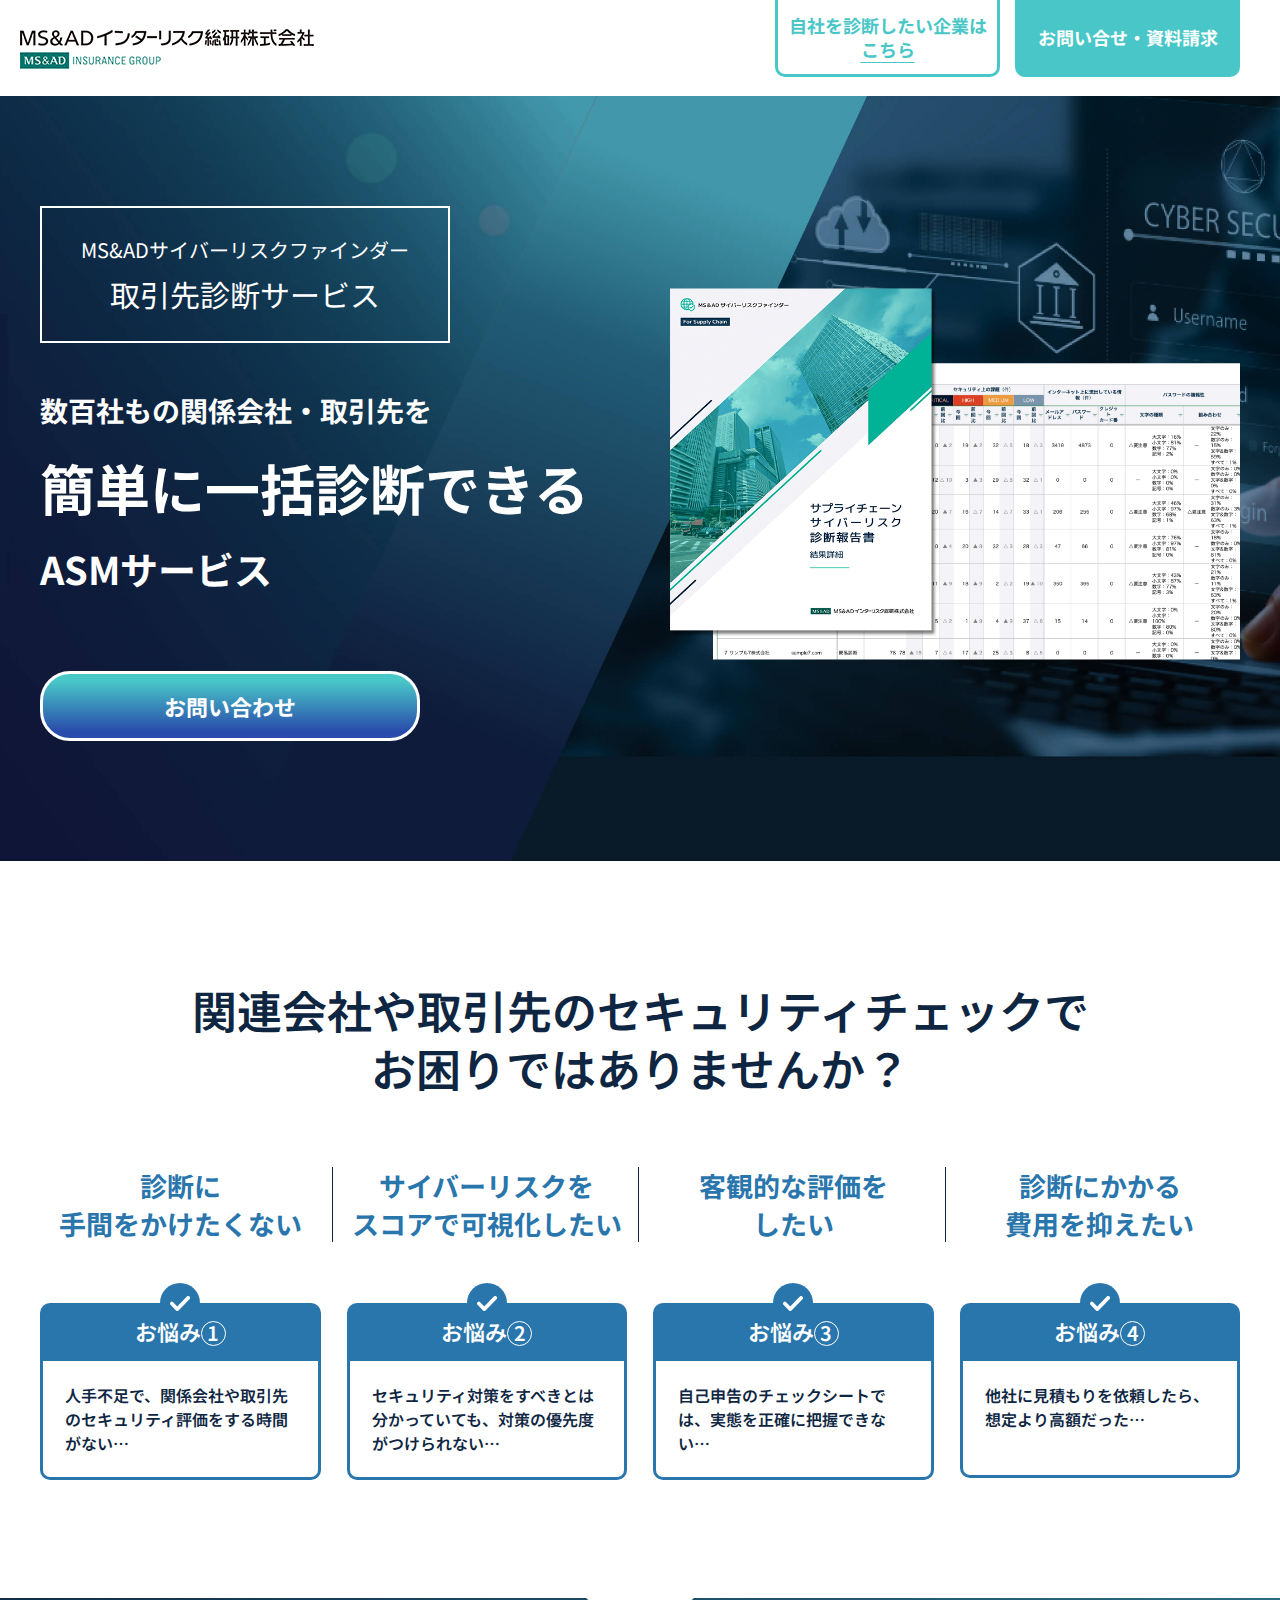
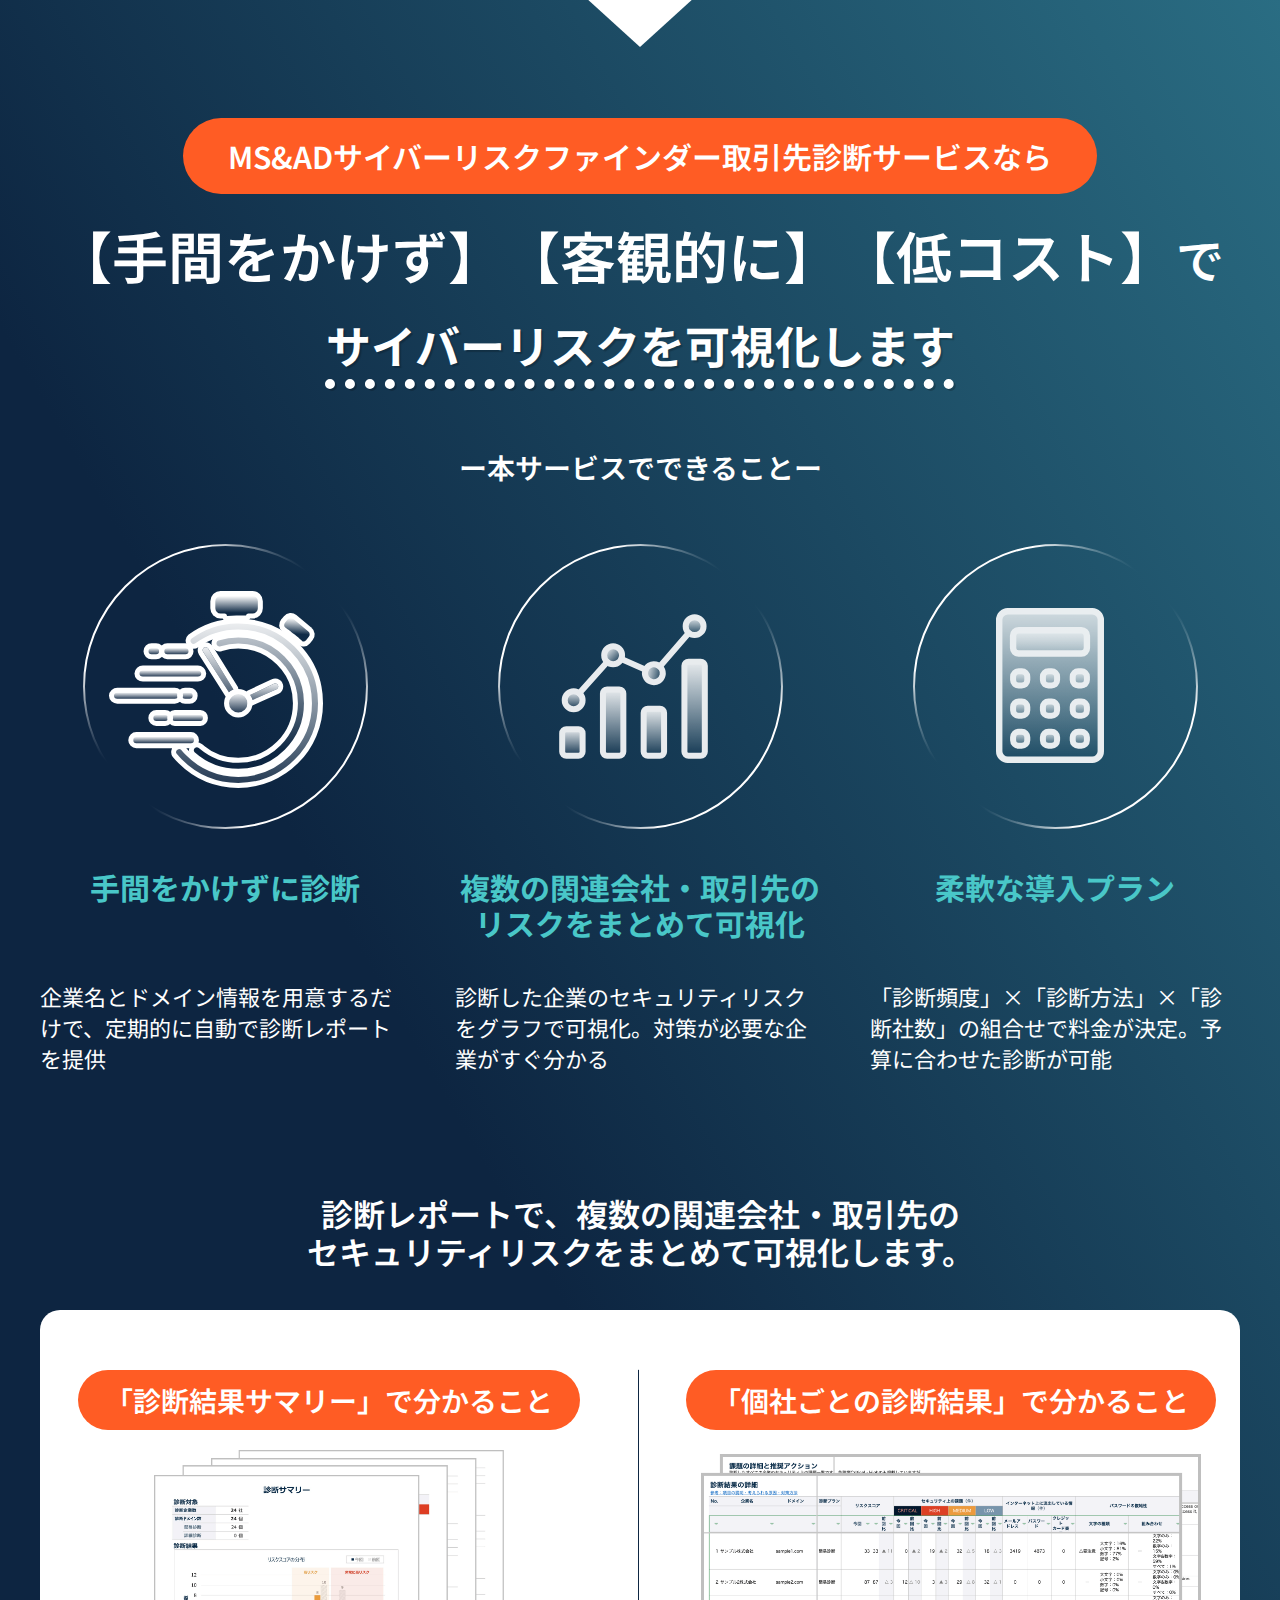
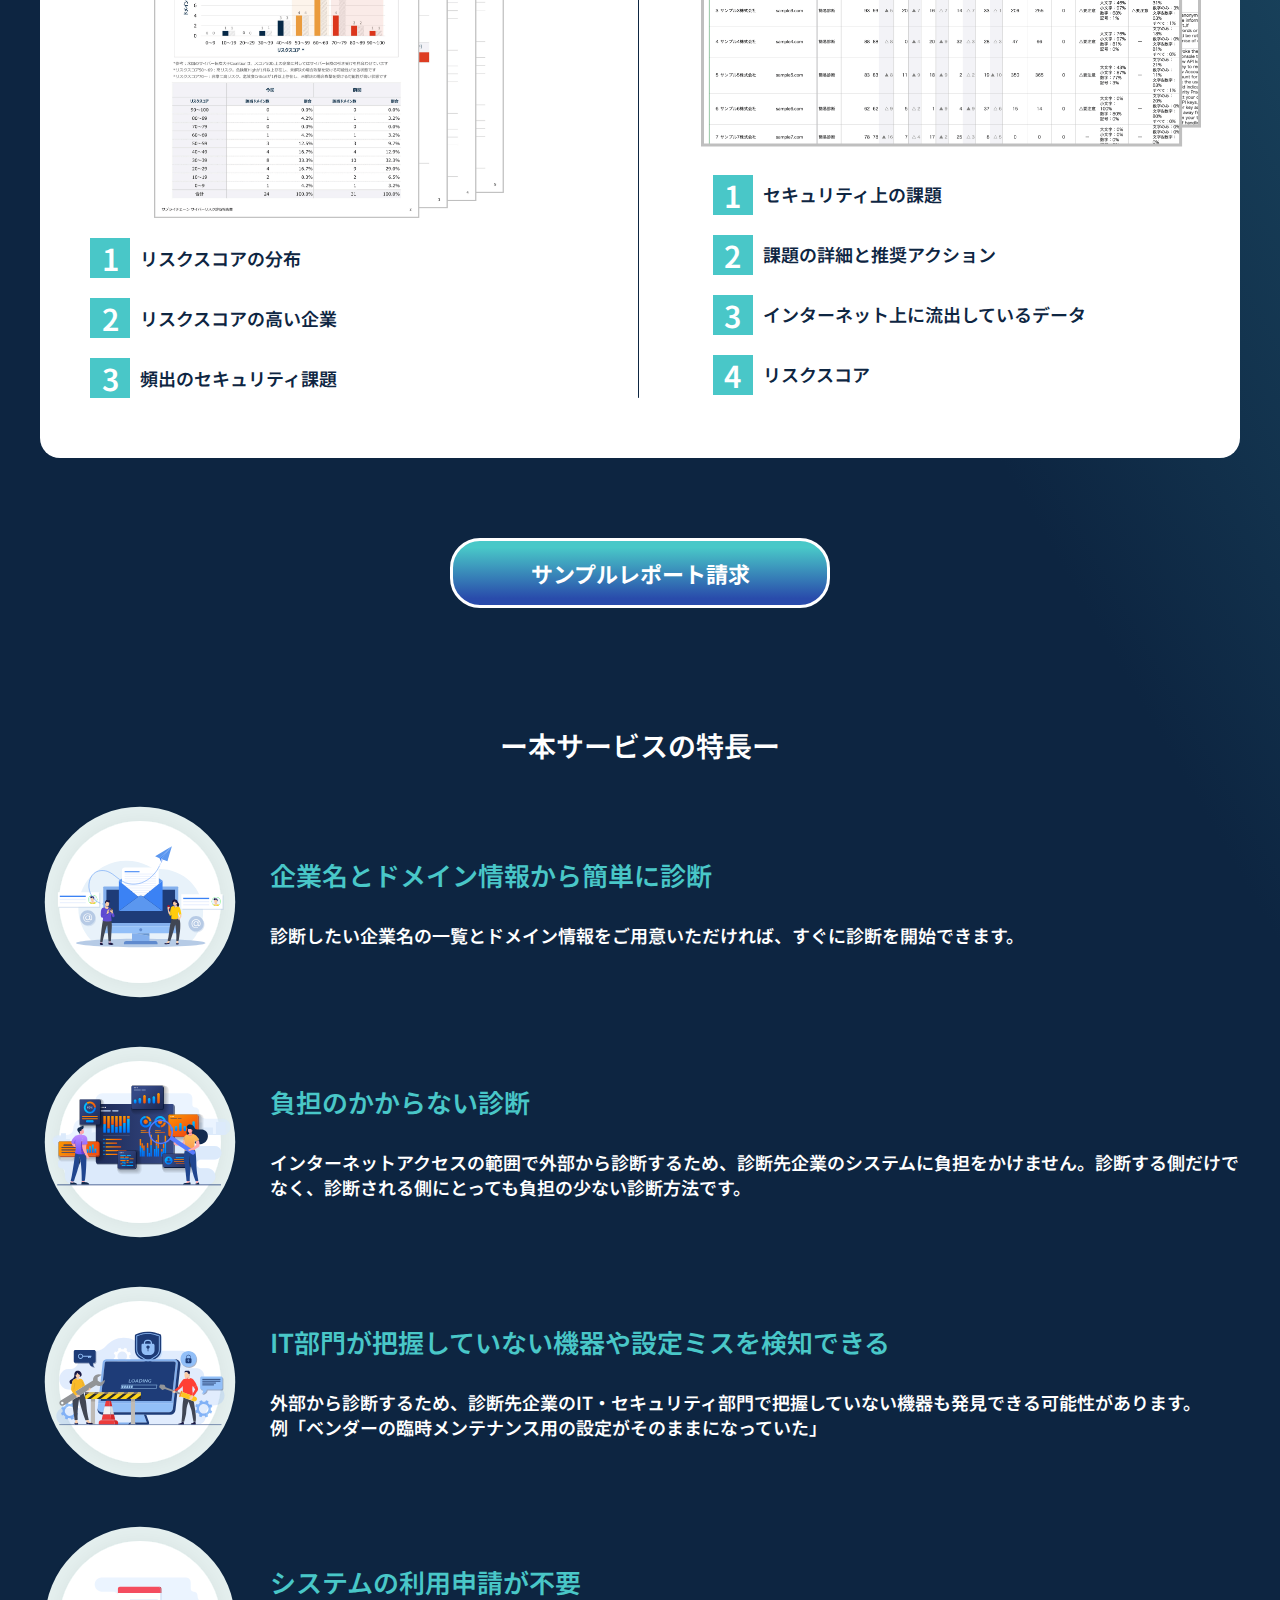
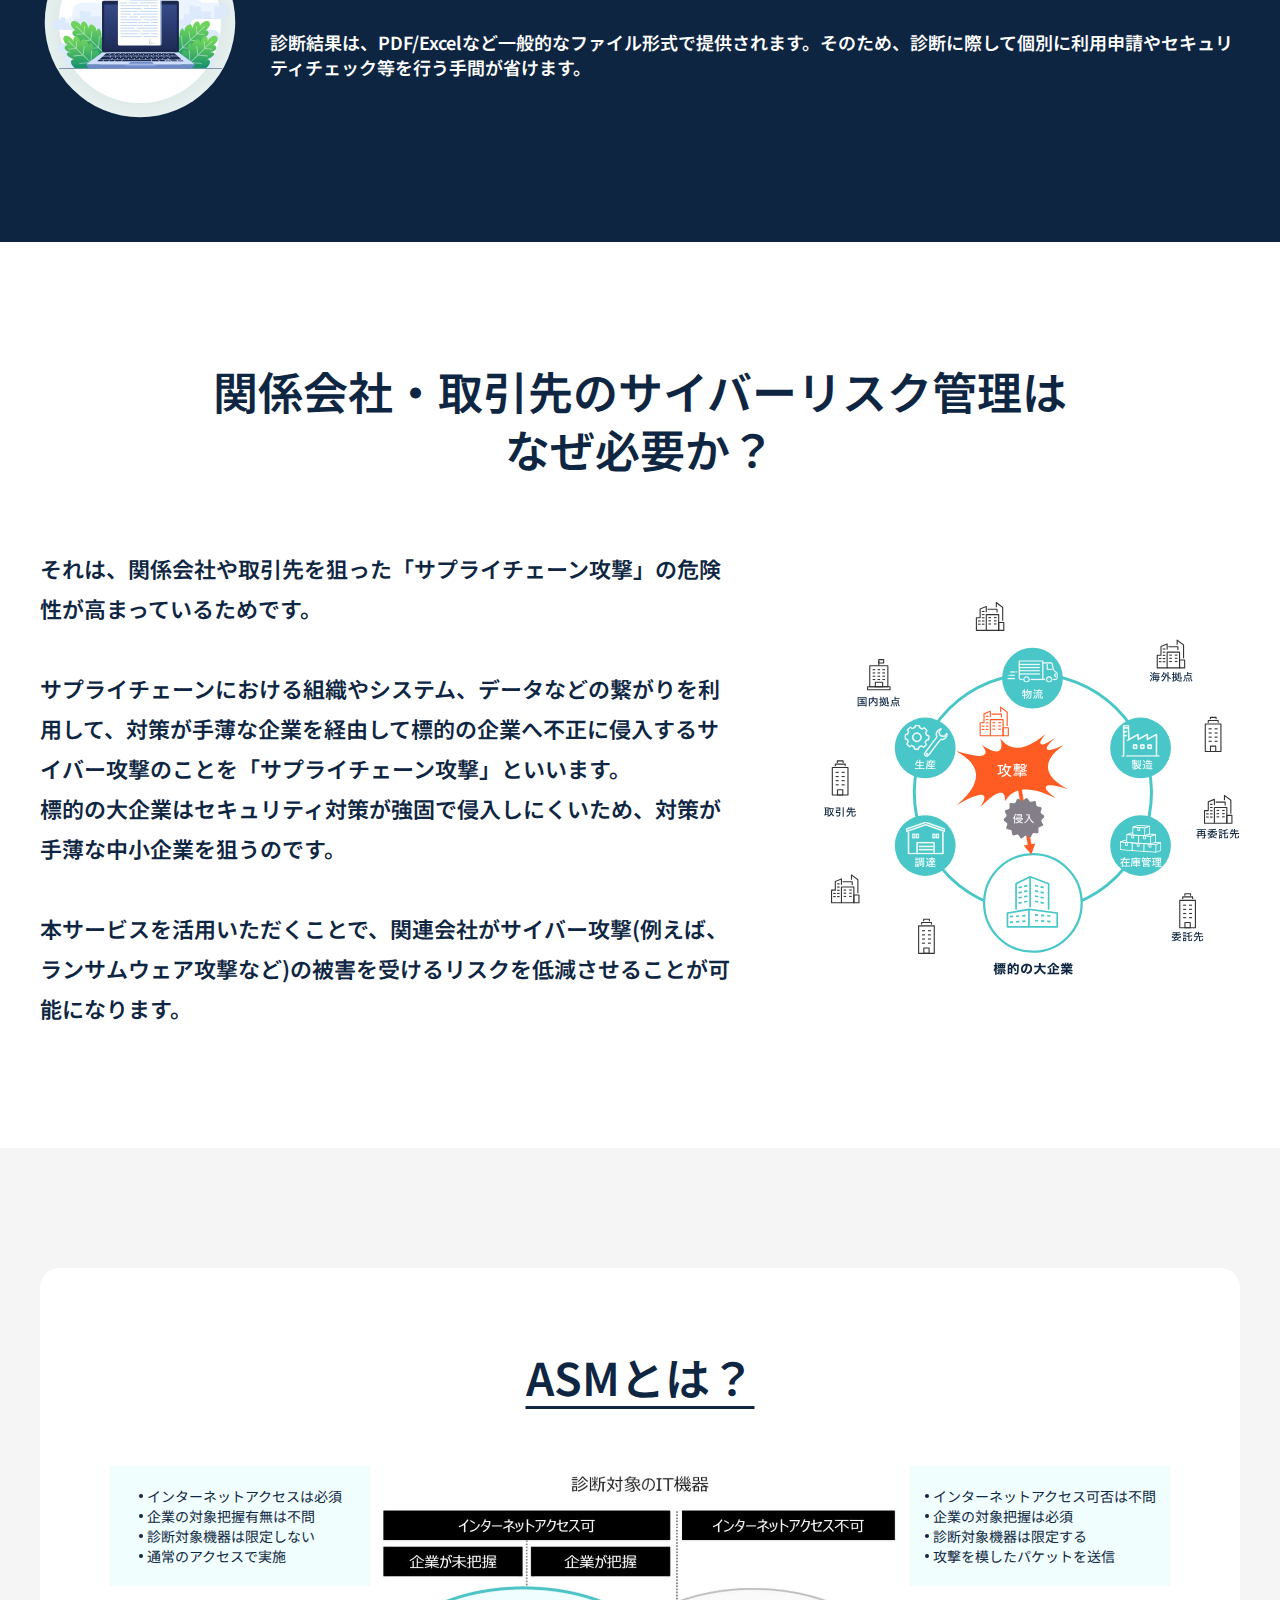
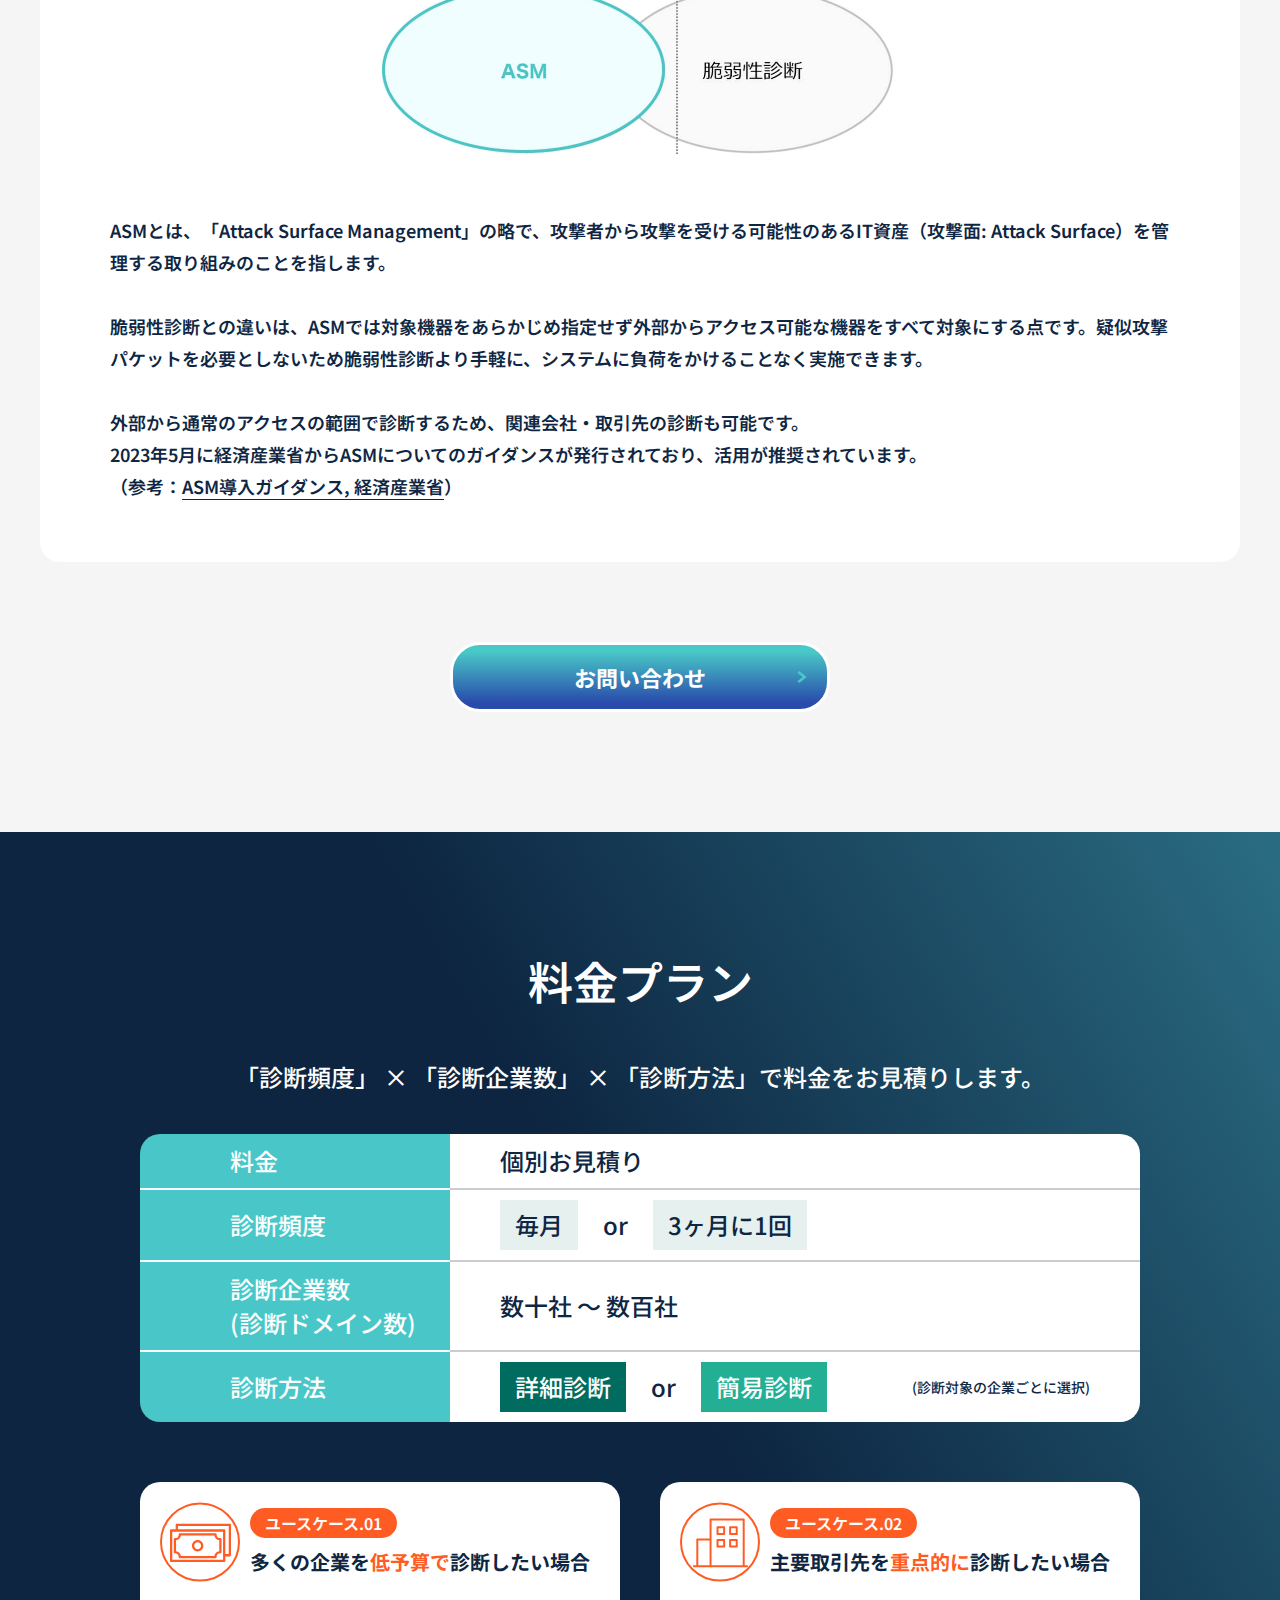
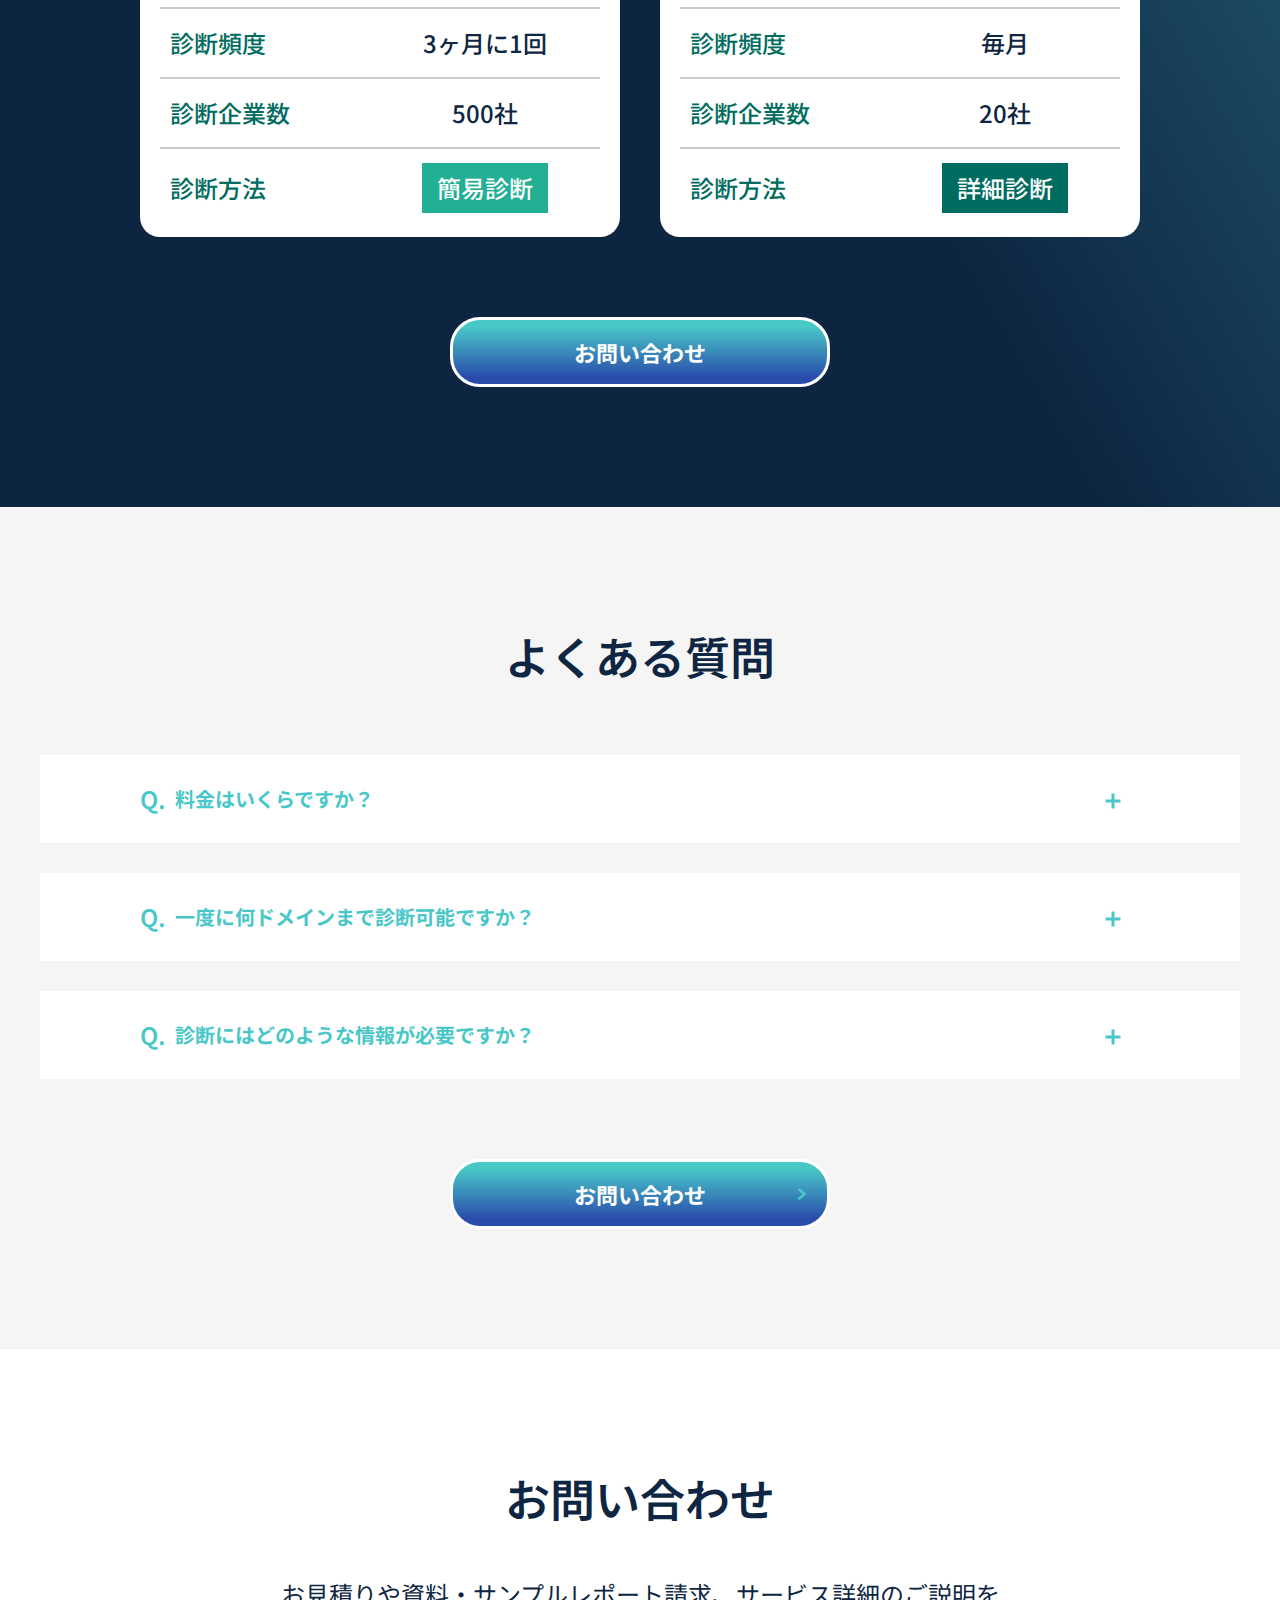
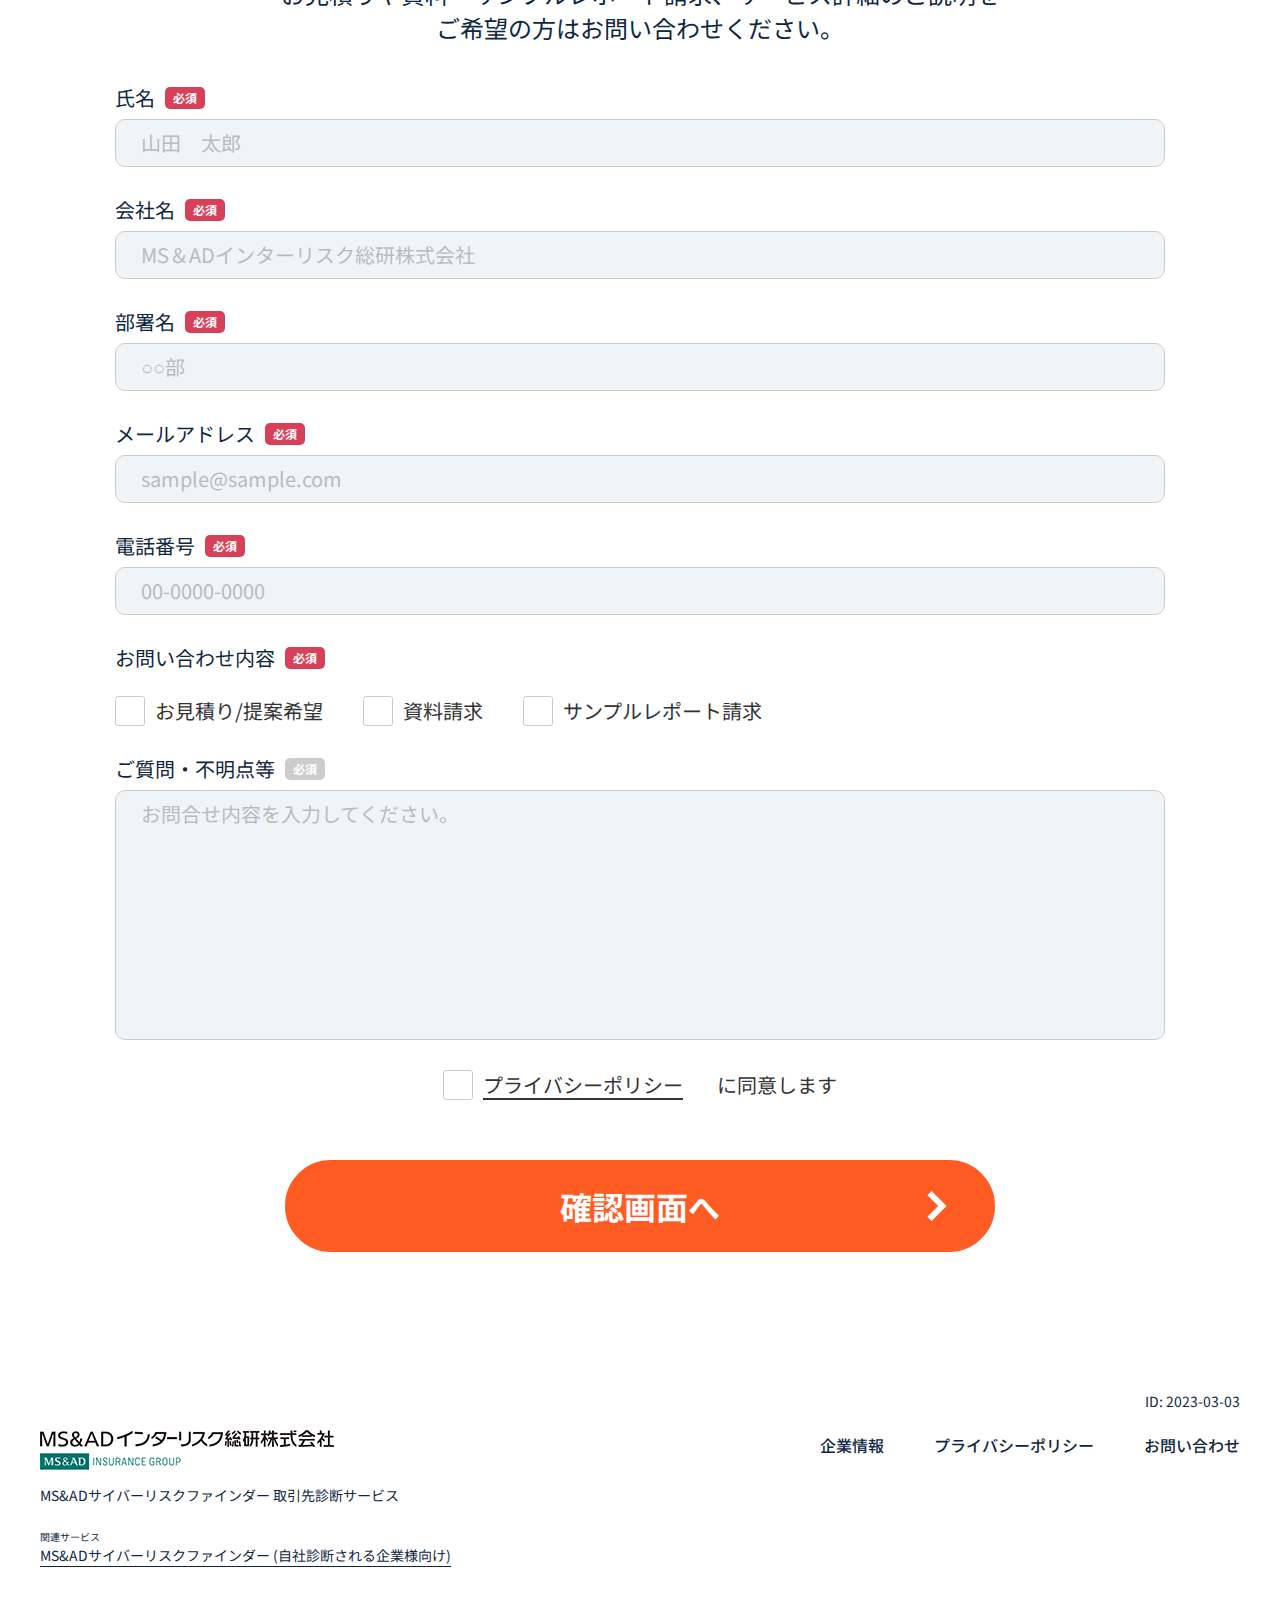
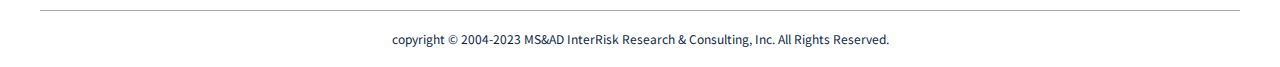
<file: site-2/index.html>
<!DOCTYPE html>
<html lang="ja">
  <head>
    <meta charset="UTF-8">
    <meta name="description" content="あなたの会社の関係会社·取引先の情報セキュリティは大丈夫？「MS&ADサイバーリスクファインダー 取引先診断サービス」は、MS&ADインターリスク総研が提供する、数百社もの関係会社·取引先を簡単に一括診断できるASMサービスです。">
    <meta name="keywords" content="サイバーリスク,モニタリング,サプライチェーン,ASM,セキュリティ,ネットワーク,脆弱性診断">
    <meta http-equiv="X-UA-Compatible" content="IE=edge">
    <meta name="format-detection" content="telephone=no">
    <meta name="viewport" content="width=device-width,user-scalable=no,initial-scale=1,maximum-scale=1,minimum-scale=1">
    <!-- og format -->
    <meta property="og:title" content="">
    <!-- bar color -->
    <meta name="theme-color" content="#fff">
    <meta name="msapplication-navbutton-color" content="#fff">
    <meta name="apple-mobile-web-app-status-bar-style" content="#fff">
    <!-- favicon -->
    <!--<link rel="shortcut icon" href="assets/images/favicon.ico" type="image/x-icon">-->
    <!--<link rel="apple-touch-icon" href="assets/images/apple-touch-icon152.png" sizes="152x152">-->
    <title>MS&ADサイバーリスクファインダー取引先診断サービス | MS&ADインターリスク総研</title>
    <!-- Google Tag Manager -->
    <script>(function(w,d,s,l,i){w[l]=w[l]||[];w[l].push({'gtm.start':
        new Date().getTime(),event:'gtm.js'});var f=d.getElementsByTagName(s)[0],
      j=d.createElement(s),dl=l!='dataLayer'?'&l='+l:'';j.async=true;j.src=
      'https://www.googletagmanager.com/gtm.js?id='+i+dl;f.parentNode.insertBefore(j,f);
    })(window,document,'script','dataLayer','GTM-TGDV3H7');</script>
    <!-- End Google Tag Manager -->
  <link href="assets/styles/index.72b759434f4e1e6bb50f.css" rel="stylesheet"></head>

  <body>
  <!-- Google Tag Manager (noscript) -->
  <noscript><iframe src="https://www.googletagmanager.com/ns.html?id=GTM-TGDV3H7" height="0" width="0" style="display:none;visibility:hidden"></iframe></noscript>
  <!-- End Google Tag Manager (noscript) -->
    <div class="wrapper" id="wrapper">
      <header class="header" id="header">
    <div class="header__inner">
        <h1 class="header__logo">
            <a href="https://www.irric.co.jp/index.php" class="header__logo-link">
                <picture>
                    <img src="assets/images/logo.jpg" alt="MS&ADサイバーリスクファインダー 取引先診断サービス | 数百社もの関係会社·取引先を簡単に一括診断できるASMサービス | MS&ADインターリスク総研">
                </picture>
            </a>
        </h1>
        <nav class="header__nav" data-header-nav="close">
            <ul class="header__nav-list">
                <li>
                    <a href="https://www.cyberscan.irric.co.jp/" target="_blank" class="header__nav-link">
                        <p class="text">
                            自社を<br class="show-md">診断したい企業は<br><span class="underline">こちら</span>
                        </p>
                    </a>
                </li>
                <li>
                    <a href="./#contact" class="header__nav-link header__nav-link--colored">
                        <p class="text">お問い合せ・<br class="show-md">資料請求</p>
                    </a>
                </li>
            </ul>
        </nav>
        <button type="button" class="hamburger" aria-label="hamburger button" data-hamburger="close">
            <span></span>
        </button>
    </div>
</header>


      <main class="app" id="app">
        <section class="intro">
          <div class="container">
            <div class="intro__inner">
              <div class="intro__caption">
                <p class="middle">MS&ADサイバーリスクファインダー</p>
                <p class="large">取引先診断サービス</p>
              </div>
              <h2 class="site-heading">
                <span class="small">数百社もの関係会社・取引先を</span>
                <span class="large">簡単に<br class="show-md">一括診断できる</span>
                <span class="middle">ASMサービス</span>
              </h2>
              <div class="intro__img">
                <picture>
                  <img src="assets/images/intro/img_01.png" alt="img">
                </picture>
              </div>
              <a href="#contact" class="btn">お問い合わせ</a>
            </div>
          </div>
        </section>
        <section class="trouble section-padding">
          <div class="container">
            <div class="section-title">
              <h2 class="section-title__title">
                関連会社や取引先の<br class="show-md">セキュリティチェックで<br>
                お困りではありませんか？
              </h2>
            </div>
            <ul class="trouble__list" data-trouble-list>
              <li class="trouble__list-item">
                <h3 class="title">
                  診断に<br class="hide-md">
                  手間をかけたくない
                </h3>
                <div class="trouble__box">
                  <div class="trouble__box-head">
                    <p class="counter">お悩み</p>
                  </div>
                  <div class="trouble__box-body">
                    <p class="text">人手不足で、<br class="show-md">関係会社や取引先のセキュリティ評価をする時間がない…</p>
                  </div>
                </div>
              </li>
              <li class="trouble__list-item">
                <h3 class="title">
                  サイバーリスクを<br>
                  スコアで可視化したい
                </h3>
                <div class="trouble__box">
                  <div class="trouble__box-head">
                    <p class="counter">お悩み</p>
                  </div>
                  <div class="trouble__box-body">
                    <p class="text">
                      セキュリティ対策を<br class="show-md">すべきとは<br class="hide-md">
                      分かっていても、<br class="show-md">対策の優先度がつけられない…
                    </p>
                  </div>
                </div>
              </li>
              <li class="trouble__list-item">
                <h3 class="title">
                  客観的な評価を<br class="hide-md">
                  したい
                </h3>
                <div class="trouble__box">
                  <div class="trouble__box-head">
                    <p class="counter">お悩み</p>
                  </div>
                  <div class="trouble__box-body">
                    <p class="text">自己申告のチェックシートでは、<br class="show-md">実態を正確に把握できない…</p>
                  </div>
                </div>
              </li>
              <li class="trouble__list-item">
                <h3 class="title">
                  診断にかかる<br class="hide-md">
                  費用を抑えたい
                </h3>
                <div class="trouble__box">
                  <div class="trouble__box-head">
                    <p class="counter">お悩み</p>
                  </div>
                  <div class="trouble__box-body">
                    <p class="text">他社に見積もりを依頼したら、<br class="show-md">想定より高額だった…</p>
                  </div>
                </div>
              </li>
            </ul>
          </div>
        </section>
        <section class="diagnosis bg-gradient section-padding">
          <div class="container">
            <div class="diagnosis__headings">
              <strong class="diagnosis__caption">MS&ADサイバーリスクファインダー取引先診断サービスなら</strong>
              <h2 class="diagnosis__title">【手間をかけず】<br class="show-lg">【客観的に】<br class="show-lg">【低コスト】<span class="small">で</span></h2>
              <p class="diagnosis__subtitle">サイバーリスクを可視化します</p>
            </div>
            <article class="diagnosis__article">
              <h3 class="diagnosis__article-title">ー本サービスでできることー</h3>
              <ul class="diagnosis__service">
                <li class="diagnosis__service-item">
                  <div class="diagnosis__service-item-img">
                    <picture>
                      <img src="assets/images/diagnosis/icon_01.svg" alt="icon">
                    </picture>
                  </div>
                  <strong class="caption">手間をかけずに診断</strong>
                  <p class="text">企業名とドメイン情報を用意するだけで、定期的に自動で診断レポートを提供</p>
                </li>
                <li class="diagnosis__service-item">
                  <div class="diagnosis__service-item-img">
                    <picture>
                      <img src="assets/images/diagnosis/icon_02.svg" alt="icon">
                    </picture>
                  </div>
                  <strong class="caption">
                    複数の関連会社・取引先の<br>
                    リスクをまとめて可視化
                  </strong>
                  <p class="text">診断した企業のセキュリティリスクをグラフで可視化。対策が必要な企業がすぐ分かる</p>
                </li>
                <li class="diagnosis__service-item">
                  <div class="diagnosis__service-item-img">
                    <picture>
                      <img src="assets/images/diagnosis/icon_03.svg" alt="icon">
                    </picture>
                  </div>
                  <strong class="caption">柔軟な導入プラン</strong>
                  <p class="text">「診断頻度」×「診断方法」×「診断社数」の組合せで料金が決定。予算に合わせた診断が可能</p>
                </li>
              </ul>
            </article>
            <article class="diagnosis__article">
              <h3 class="diagnosis__article-title large">
                診断レポートで、<br class="show-md">複数の関連会社・取引先の<br>
                セキュリティリスクを<br class="show-md">まとめて可視化します。
              </h3>
              <ul class="diagnosis__info">
                <li class="diagnosis__info-item">
                  <strong class="diagnosis__caption">「診断結果サマリー」で分かること</strong>
                  <div class="diagnosis__info-item-inner">
                    <div class="diagnosis__info-img size-2">
                      <picture>
                        <img src="assets/images/diagnosis/img_01.png" alt="img">
                      </picture>
                    </div>
                    <ol class="diagnosis__info-list">
                      <li class="diagnosis__info-list-item">リスクスコアの分布</li>
                      <li class="diagnosis__info-list-item">リスクスコアの高い企業</li>
                      <li class="diagnosis__info-list-item">頻出のセキュリティ課題</li>
                    </ol>
                  </div>
                </li>
                <li class="diagnosis__info-item">
                  <strong class="diagnosis__caption">「個社ごとの診断結果」で分かること</strong>
                  <div class="diagnosis__info-item-inner">
                    <div class="diagnosis__info-img size-1">
                      <picture>
                        <img src="assets/images/diagnosis/img_02.png" alt="img">
                      </picture>
                    </div>
                    <ol class="diagnosis__info-list">
                      <li class="diagnosis__info-list-item">セキュリティ上の課題</li>
                      <li class="diagnosis__info-list-item">課題の詳細と推奨アクション</li>
                      <li class="diagnosis__info-list-item">インターネット上に<br class="show-md">流出しているデータ</li>
                      <li class="diagnosis__info-list-item">リスクスコア</li>
                    </ol>
                  </div>
                </li>
              </ul>
              <a href="#contact" class="btn btn--center">サンプルレポート請求</a>
            </article>
            <article class="diagnosis__article">
              <h3 class="diagnosis__article-title">ー本サービスの特長ー</h3>
              <ul class="diagnosis__features">
                <li class="diagnosis__features-item">
                  <div class="diagnosis__features-icon">
                    <picture>
                      <img src="assets/images/diagnosis/icon_04.svg" alt="icon">
                    </picture>
                  </div>
                  <div>
                    <strong class="caption">企業名とドメイン情報から<br class="show-md">簡単に診断</strong>
                    <p class="text">診断したい企業名の一覧とドメイン情報をご用意いただければ、すぐに診断を開始できます。</p>
                  </div>
                </li>
                <li class="diagnosis__features-item">
                  <div class="diagnosis__features-icon">
                    <picture>
                      <img src="assets/images/diagnosis/icon_05.svg" alt="icon">
                    </picture>
                  </div>
                  <div>
                    <strong class="caption">負担のかからない診断</strong>
                    <p class="text">
                      インターネットアクセスの範囲で外部から診断するため、診断先企業のシステムに負担をかけません。診断する側だけでなく、診断される側にとっても負担の少ない診断方法です。
                    </p>
                  </div>
                </li>
                <li class="diagnosis__features-item">
                  <div class="diagnosis__features-icon">
                    <picture>
                      <img src="assets/images/diagnosis/icon_06.svg" alt="icon">
                    </picture>
                  </div>
                  <div>
                    <strong class="caption">IT部門が把握していない<br class="show-md">機器や設定ミスを検知できる</strong>
                    <p class="text">
                      外部から診断するため、診断先企業のIT・セキュリティ部門で把握していない機器も発見できる可能性があります。<br>
                      例「ベンダーの臨時メンテナンス用の設定がそのままになっていた」
                    </p>
                  </div>
                </li>
                <li class="diagnosis__features-item">
                  <div class="diagnosis__features-icon">
                    <picture>
                      <img src="assets/images/diagnosis/icon_07.svg" alt="icon">
                    </picture>
                  </div>
                  <div>
                    <strong class="caption">システムの利用申請が不要</strong>
                    <p class="text">
                      診断結果は、PDF/Excelなど一般的なファイル形式で提供されます。そのため、診断に際して個別に利用申請やセキュリティチェック等を行う手間が省けます。
                    </p>
                  </div>
                </li>
              </ul>
            </article>
          </div>
        </section>
        <section class="necessary section-padding" data-accordion="768">
          <div class="container" data-accordion-item>
            <div class="section-title" data-accordion-trigger>
              <h2 class="section-title__title">
                関係会社・取引先の<br class="show-md">サイバーリスク管理は<br>
                なぜ必要か？
              </h2>
            </div>
            <div data-accordion-content>
              <div class="necessary__inner">
                <p class="text">
                  それは、関係会社や取引先を狙った「サプライチェーン攻撃」の危険性が高まっているためです。<br>
                  <br>
                  サプライチェーンにおける組織やシステム、データなどの繋がりを利用して、対策が手薄な企業を経由して標的の企業へ不正に侵入するサイバー攻撃のことを「サプライチェーン攻撃」といいます。<br>
                  標的の大企業はセキュリティ対策が強固で侵入しにくいため、対策が手薄な中小企業を狙うのです。<br>
                  <br>
                  本サービスを活用いただくことで、関連会社がサイバー攻撃(例えば、ランサムウェア攻撃など)の被害を受けるリスクを低減させることが可能になります。
                </p>
                <div class="necessary__img">
                  <picture>
                    <img src="assets/images/necessary/img_01.svg" alt="scheme">
                  </picture>
                </div>
              </div>
            </div>
          </div>
        </section>
        <section class="asm section-padding" data-accordion="768">
          <div class="container">
            <div class="asm__inner" data-accordion-item>
              <div class="section-title" data-accordion-trigger>
                <h2 class="section-title__title title-underline">ASMとは？</h2>
              </div>
              <div data-accordion-content>
                <div class="asm__content">
                  <div class="asm__row">
                    <ul class="asm__text-list">
                      <li>インターネットアクセスは必須</li>
                      <li>企業の対象把握有無は不問</li>
                      <li>診断対象機器は限定しない</li>
                      <li>通常のアクセスで実施</li>
                    </ul>
                    <div class="asm__img">
                      <picture>
                        <img src="assets/images/asm/img_01.jpg" alt="diagram">
                      </picture>
                    </div>
                    <ul class="asm__text-list">
                      <li>インターネットアクセス可否は不問</li>
                      <li>企業の対象把握は必須</li>
                      <li>診断対象機器は限定する</li>
                      <li>攻撃を模したパケットを送信</li>
                    </ul>
                  </div>
                  <p class="text">
                    ASMとは、「Attack Surface Management」の略で、攻撃者から攻撃を受ける可能性のあるIT資産（攻撃面: Attack Surface）を管理する取り組みのことを指します。<br>
                    <br>
                    脆弱性診断との違いは、ASMでは対象機器をあらかじめ指定せず外部からアクセス可能な機器をすべて対象にする点です。疑似攻撃パケットを必要としないため脆弱性診断より手軽に、システムに負荷をかけることなく実施できます。<br>
                    <br>
                    外部から通常のアクセスの範囲で診断するため、関連会社・取引先の診断も可能です。<br>
                    2023年5月に経済産業省からASMについてのガイダンスが発行されており、活用が推奨されています。<br>
                    （参考：<a href="https://www.meti.go.jp/press/2023/05/20230529001/20230529001.html" target="_blank" class="link-underline">ASM導入ガイダンス, 経済産業省</a>）
                  </p>
                </div>
              </div>
            </div>
            <a href="#contact" class="btn btn--center">
              お問い合わせ
              <span class="btn__arrow">
                <svg>
                  <use xlink:href="assets/images/icons/arrows.svg#arrow_small"></use>
                </svg>
              </span>
            </a>
          </div>
        </section>
        <section class="rate bg-gradient section-padding">
          <div class="container">
            <div class="section-title">
              <h2 class="section-title__title color-white">料金プラン</h2>
              <strong class="section-title__subtitle color-white weight-500">「診断頻度」 × 「診断企業数」 × 「診断方法」で料金をお見積りします。</strong>
            </div>
            <div class="rate__table">
              <table class="table">
                <tbody>
                <tr class="table__tr">
                  <th class="table__th">料金</th>
                  <td class="table__td">個別お見積り</td>
                </tr>
                <tr class="table__tr">
                  <th class="table__th">診断頻度</th>
                  <td class="table__td">
                    <div class="table__row">
                      <span class="tag tag--gray">毎月</span> or <span class="tag tag--gray">3ヶ月に1回</span>
                    </div>
                  </td>
                </tr>
                <tr class="table__tr">
                  <th class="table__th">診断企業数<br>(診断ドメイン数)</th>
                  <td class="table__td">数十社 〜 数百社</td>
                </tr>
                <tr class="table__tr">
                  <th class="table__th">診断方法</th>
                  <td class="table__td">
                    <div class="table__row">
                      <span class="tag tag--dark-green">詳細診断</span> or <span class="tag tag--green">簡易診断</span><small class="table__small">(診断対象の企業ごとに選択)</small>
                    </div>
                  </td>
                </tr>
                </tbody>
              </table>
            </div>
            <div class="rate__row">
              <div class="rate__info">
                <div class="rate__info-head">
                  <div class="rate__info-icon">
                    <svg>
                      <use xlink:href="assets/images/icons/rate_sprites.svg#money"></use>
                    </svg>
                  </div>
                  <div>
                    <span class="rate__info-caption bg-orange color-white">ユースケース.01</span>
                    <strong class="rate__info-heading">多くの企業を<span class="color-orange">低予算で</span>診断したい場合</strong>
                  </div>
                </div>
                <dl class="rate__info-item">
                  <dt class="rate__info-item-title">診断頻度</dt>
                  <dd class="rate__info-item-desc">3ヶ月に1回</dd>
                </dl>
                <dl class="rate__info-item">
                  <dt class="rate__info-item-title">診断企業数</dt>
                  <dd class="rate__info-item-desc">500社</dd>
                </dl>
                <dl class="rate__info-item">
                  <dt class="rate__info-item-title">診断方法</dt>
                  <dd class="rate__info-item-desc"><span class="tag tag--green">簡易診断</span></dd>
                </dl>
              </div>
              <div class="rate__info">
                <div class="rate__info-head">
                  <div class="rate__info-icon">
                    <svg>
                      <use xlink:href="assets/images/icons/rate_sprites.svg#building"></use>
                    </svg>
                  </div>
                  <div>
                    <span class="rate__info-caption bg-orange color-white">ユースケース.02</span>
                    <strong class="rate__info-heading">主要取引先を<span class="color-orange">重点的に</span>診断したい場合</strong>
                  </div>
                </div>
                <dl class="rate__info-item">
                  <dt class="rate__info-item-title">診断頻度</dt>
                  <dd class="rate__info-item-desc">毎月</dd>
                </dl>
                <dl class="rate__info-item">
                  <dt class="rate__info-item-title">診断企業数</dt>
                  <dd class="rate__info-item-desc">20社</dd>
                </dl>
                <dl class="rate__info-item">
                  <dt class="rate__info-item-title">診断方法</dt>
                  <dd class="rate__info-item-desc"><span class="tag tag--dark-green">詳細診断</span></dd>
                </dl>
              </div>
            </div>
            <a href="#contact" class="btn btn--center">お問い合わせ</a>
          </div>
        </section>
        <section class="faq section-padding">
          <div class="container">
            <div class="section-title">
              <h2 class="section-title__title">よくある質問</h2>
            </div>
            <ul class="faq__list" data-accordion>
              <li class="faq__list-item" data-accordion-item>
                <div class="faq__list-item-head" data-accordion-trigger>
                  <h3 class="title">料金はいくらですか？</h3>
                </div>
                <div data-accordion-content>
                  <div class="faq__list-item-content">
                    <p>
                      料金は、診断頻度・診断方法・診断対象ドメイン数により変わりますので、お見積りをさせていただきます。詳細は、以下の「お問合せ」フォームからご連絡ください。
                    </p>
                  </div>
                </div>
              </li>
              <li class="faq__list-item" data-accordion-item>
                <div class="faq__list-item-head" data-accordion-trigger>
                  <h3 class="title">一度に何ドメインまで<br class="show-md">診断可能ですか？</h3>
                </div>
                <div data-accordion-content>
                  <div class="faq__list-item-content">
                    <p>目安として、1,000ドメイン程度の診断が可能です。</p>
                  </div>
                </div>
              </li>
              <li class="faq__list-item" data-accordion-item>
                <div class="faq__list-item-head" data-accordion-trigger>
                  <h3 class="title">診断にはどのような情報が<br class="show-md">必要ですか？</h3>
                </div>
                <div data-accordion-content>
                  <div class="faq__list-item-content">
                    <p>
                      「診断したい企業の一覧」と「ドメイン」のみで診断が可能です。ルートドメインが異なる場合は、別途ご指定をいただく必要がありますが、サブドメインは洗い出し不要です。
                    </p>
                  </div>
                </div>
              </li>
            </ul>
            <a href="#contact" class="btn btn--center">
              お問い合わせ
              <span class="btn__arrow">
                <svg>
                  <use xlink:href="assets/images/icons/arrows.svg#arrow_small"></use>
                </svg>
              </span>
            </a>
          </div>
        </section>
        <section class="contact section-padding" id="contact">
          <div class="container">
            <div class="section-title">
              <h2 class="section-title__title">お問い合わせ</h2>
              <strong class="section-title__subtitle">
                お見積りや資料・サンプルレポート請求、サービス詳細のご説明を<br class="hide-md">
                ご希望の方はお問い合わせください。
              </strong>
            </div>
            <form class="form" id="form" method="post" novalidate>
              <div class="form__group" data-required>
                <label for="user_name" class="form__label required">氏名</label>
                <div class="form__input">
                  <input type="text" class="input" name="user_name" id="user_name" placeholder="山田　太郎">
                </div>
              </div>
              <div class="form__group" data-required>
                <label for="company" class="form__label required">会社名</label>
                <div class="form__input">
                  <input type="text" class="input" name="company" id="company" placeholder="MS＆ADインターリスク総研株式会社">
                </div>
              </div>
              <div class="form__group" data-required>
                <label for="department" class="form__label required">部署名</label>
                <div class="form__input">
                  <input type="text" class="input" name="department" id="department" placeholder="○○部">
                </div>
              </div>
              <div class="form__group" data-required>
                <label for="user_email" class="form__label required">メールアドレス</label>
                <div class="form__input">
                  <input type="email" class="input" name="user_email" id="user_email" placeholder="sample@sample.com">
                </div>
              </div>
              <div class="form__group" data-required>
                <label for="user_phone" class="form__label required">電話番号</label>
                <div class="form__input">
                  <input type="tel" class="input" name="user_phone" id="user_phone" placeholder="00-0000-0000">
                </div>
              </div>
              <div class="form__group" data-required="checkboxes">
                <label class="form__label required">お問い合わせ内容</label>
                <div class="form__checkboxes">
                  <div class="form__checkbox">
                    <input type="checkbox" class="checkbox" name="inquiry" id="inquiry-01" value="お見積り/提案希望">
                    <label for="inquiry-01" class="checkbox__label">お見積り/提案希望</label>
                  </div>
                  <div class="form__checkbox">
                    <input type="checkbox" class="checkbox" name="inquiry" id="inquiry-02" value="資料請求">
                    <label for="inquiry-02" class="checkbox__label">資料請求</label>
                  </div>
                  <div class="form__checkbox">
                    <input type="checkbox" class="checkbox" name="inquiry" id="inquiry-03" value="サンプルレポート請求">
                    <label for="inquiry-03" class="checkbox__label">サンプルレポート請求</label>
                  </div>
                </div>
              </div>
              <div class="form__group">
                <label for="user_question" class="form__label not-required">ご質問・不明点等</label>
                <div class="form__textarea">
                  <textarea class="textarea" name="user_question" id="user_question" placeholder="お問合せ内容を入力してください。"></textarea>
                </div>
              </div>
              <div class="form__checkbox" data-required="privacy">
                <input type="checkbox" class="checkbox" name="privacy-check" id="privacy-check" value="プライバシーポリシー　 に同意します">
                <label for="privacy-check" class="checkbox__label"><a href="https://www.irric.co.jp/privacy/index.php" target="_blank" class="link-underline">プライバシーポリシー</a>　 に同意します</label>
              </div>
              <button type="submit" class="btn btn--form btn--center">
                確認画面へ
                <span class="btn__arrow">
                  <svg>
                    <use xlink:href="assets/images/icons/arrows.svg#arrow_large"></use>
                  </svg>
                </span>
              </button>
            </form>
          </div>
        </section>
      </main>

      <footer class="footer" id="footer">
  <div class="container">
    <span class="footer__id">ID: 2023-03-03</span>
    <div class="footer__row">
      <div>
        <strong class="footer__logo">
          <a href="https://www.irric.co.jp/index.php" class="footer__logo-link">
            <picture>
              <source srcset="assets/images/logo_sp.png" media="(max-width:767px)">
              <img src="assets/images/logo.jpg" alt="logo">
            </picture>
          </a>
        </strong>
        <p class="footer__text">
          MS&ADサイバーリスクファインダー 取引先診断サービス<br>
          <br>
          <span class="small">関連サービス</span><br>
          <a href="https://www.cyberscan.irric.co.jp/" target="_blank" class="link-underline">MS&ADサイバーリスクファインダー <br class="show-md">(自社診断される企業様向け)</a>
        </p>
      </div>
      <nav>
        <ul class="footer__nav-list">
          <li class="footer__nav-item">
            <a href="https://www.irric.co.jp/index.php" class="footer__nav-link">企業情報</a>
          </li>
          <li class="footer__nav-item">
            <a href="https://www.irric.co.jp/privacy/index.php" target="_blank" class="footer__nav-link">プライバシーポリシー</a>
          </li>
          <li class="footer__nav-item">
            <a href="./#contact" class="footer__nav-link">お問い合わせ</a>
          </li>
        </ul>
      </nav>
    </div>
    <div class="footer__bottom">
      <p class="copyright">︎copyright &copy; 2004-2023 MS&AD InterRisk Research & Consulting, Inc. All Rights Reserved.</p>
    </div>
  </div>
</footer>

    </div>
  <script src="assets/js/runtime.a0714ae0ef72f7a0d325.js"></script><script src="assets/js/index.3b005e6c6cc437cb6ca9.js"></script></body>
</html>
</file>
<file: site-2/assets/styles/index.72b759434f4e1e6bb50f.css>
@charset "utf-8";*,:after,:before{-webkit-box-sizing:border-box;box-sizing:border-box}*,:after,:before,:root{-webkit-text-size-adjust:none;-moz-text-size-adjust:none;-ms-text-size-adjust:none;text-size-adjust:none}:root{-webkit-text-size-adjust:100%;-moz-text-size-adjust:100%;-ms-text-size-adjust:100%;text-size-adjust:100%;-webkit-tap-highlight-color:rgba(0,0,0,0);scroll-behavior:smooth}:root,body{height:100%}body{margin:0}article,aside,audio,canvas,details,figcaption,figure,footer,header,hgroup,main,nav,section,summary,video{display:block}address{font-style:normal}mark{background-color:transparent}dd,dl,dt,ul{margin:0}ol,ul{padding:0}li{list-style:none}a{-webkit-text-decoration:none;text-decoration:none}a:active,a:hover{outline:0}a{color:inherit}a[href],button,input[type=button],input[type=reset],input[type=submit]{cursor:pointer}a[href].disabled,a[href]:disabled,button.disabled,button:disabled,input[type=button].disabled,input[type=button]:disabled,input[type=reset].disabled,input[type=reset]:disabled,input[type=submit].disabled,input[type=submit]:disabled{pointer-events:none}button{background-color:transparent;border:none;border-radius:0;-webkit-box-shadow:none;box-shadow:none;padding:0}h1,h2,h3,h4,h5,h6,p{margin:0}a,h1,h2,h3,h4,h5,h6,p,small button,span,strong{word-break:break-word}audio:not([controls]){display:none;height:0}[hidden],template{display:none}abbr[title]{border-bottom:1px dotted}b,strong{font-weight:700}dfn{font-style:italic}hr{-webkit-box-sizing:content-box;box-sizing:content-box;height:0}code,kbd,pre,samp{font-family:monospace,serif;font-size:1em}pre{white-space:pre-wrap}q{quotes:"“" "”" "‘" "’"}small{font-size:80%}sub,sup{font-size:75%;line-height:0;position:relative;vertical-align:baseline}sup{top:-.5em}sub{bottom:-.25em}img{border:0;max-width:100%}svg:not(:root){overflow:hidden}figure{margin:0}fieldset{margin:0}fieldset,legend{border:0;padding:0}button,input,select,textarea{font-family:inherit;font-size:100%;margin:0}button,input{line-height:normal}button,select{text-transform:none}input[type=checkbox],input[type=radio]{-webkit-box-sizing:border-box;box-sizing:border-box;cursor:pointer;padding:0}input[type=search]{-webkit-box-sizing:content-box;box-sizing:content-box}input[type=search]::-webkit-search-cancel-button,input[type=search]::-webkit-search-decoration{-webkit-appearance:none;appearance:none}button::-moz-focus-inner,input::-moz-focus-inner{border:0;padding:0}textarea{overflow:auto;vertical-align:top}table{border-collapse:collapse;border-spacing:0}body{-webkit-text-size-adjust:100%;-moz-text-size-adjust:100%;-ms-text-size-adjust:100%;text-size-adjust:100%;background-color:#fff;color:#0e2642;font-family:Noto Sans JP,hiragino sans,ヒラギノ角ゴシック,hiragino kaku gothic pron,ヒラギノ角ゴ ProN W3,roboto,Droid Sans,yugothic,游ゴシック,meiryo,メイリオ,verdana,ＭＳ Ｐゴシック,sans-serif;font-size:100%;line-height:normal;min-height:100%;position:relative}.wrapper{-ms-flex-flow:column nowrap;flex-flow:column nowrap;min-height:100vh;overflow:hidden;position:relative}.app,.wrapper{-webkit-box-orient:vertical;-webkit-box-direction:normal;display:-webkit-box;display:-ms-flexbox;display:flex;max-width:100%}.app{-webkit-box-flex:1;-ms-flex-positive:1;-ms-flex-direction:column;flex-direction:column;flex-grow:1;min-height:1px;padding-top:96px;width:100%}@media(max-width:767px){.app{padding-top:60px}}.container{-webkit-box-sizing:border-box;box-sizing:border-box;display:block;margin-left:auto;margin-right:auto;max-width:1200px;width:calc(100% - 30px)}.container:after,.container:before{content:"";display:table}.container:after{clear:both}.container--fluid{max-width:100%}@font-face{font-display:swap;font-family:Noto Sans JP;font-style:normal;font-weight:400;src:url(../../assets/fonts/noto-sans-jp-v52-japanese-regular.woff2) format("woff2")}@font-face{font-display:swap;font-family:Noto Sans JP;font-style:normal;font-weight:500;src:url(../../assets/fonts/noto-sans-jp-v52-japanese-500.woff2) format("woff2")}@font-face{font-display:swap;font-family:Noto Sans JP;font-style:normal;font-weight:600;src:url(../../assets/fonts/noto-sans-jp-v52-japanese-600.woff2) format("woff2")}@font-face{font-display:swap;font-family:Noto Sans JP;font-style:normal;font-weight:700;src:url(../../assets/fonts/noto-sans-jp-v52-japanese-700.woff2) format("woff2")}@font-face{font-display:swap;font-family:Noto Sans JP;font-style:normal;font-weight:900;src:url(../../assets/fonts/noto-sans-jp-v52-japanese-900.woff2) format("woff2")}.color-white{color:#fff}.bg-white{background:#fff}.color-black{color:#000}.bg-black{background:#000}.color-blue{color:#49c7c8}.bg-blue{background:#49c7c8}.color-dark-blue{color:#0e2642}.bg-dark-blue{background:#0e2642}.color-orange{color:#ff5c24}.bg-orange{background:#ff5c24}.color-gradient{color:linear-gradient(60deg,#0d2541 55%,#2a6d83)}.bg-gradient{background:-o-linear-gradient(30deg,#0d2541 55%,#2a6d83 100%);background:linear-gradient(60deg,#0d2541 55%,#2a6d83)}.site-heading{grid-gap:30px;color:#fff;display:grid;gap:30px}@media(max-width:1023px){.site-heading{text-align:center}}@media(max-width:767px){.site-heading{gap:15px}}.site-heading .small{font-size:28px;font-weight:700;line-height:34px}@media(max-width:767px){.site-heading .small{font-size:20px;font-weight:600;line-height:26px}}.site-heading .middle{font-size:38px;line-height:44px}@media(max-width:767px){.site-heading .middle{font-size:26px;line-height:32px}}.site-heading .large{font-size:55px;font-weight:700;line-height:60px}@media(max-width:767px){.site-heading .large{font-size:36px;font-weight:600;line-height:42px}}.section-title__title{font-size:45px;font-weight:600;line-height:58px;text-align:center}@media(max-width:1023px){.section-title__title{font-size:34px;line-height:40px}}@media(max-width:767px){.section-title__title{font-size:24px;line-height:38px}}.section-title__title.title-underline{text-decoration:underline;-webkit-text-decoration:underline solid currentColor;text-decoration:underline solid currentColor;-webkit-text-decoration:underline 3px currentColor;text-decoration:underline 3px currentColor;text-decoration-thickness:3px;text-underline-offset:10px}@media(max-width:767px){.section-title__title.title-underline{text-decoration-thickness:1px;text-underline-offset:5px}}.section-title__title+.section-title__subtitle{margin-top:50px}@media(max-width:767px){.section-title__title+.section-title__subtitle{margin-top:30px}}.section-title__subtitle{display:block;font-size:24px;font-weight:400;line-height:34px;text-align:center}@media(max-width:767px){.section-title__subtitle{font-size:16px;line-height:26px}}.link-underline,.underline{text-underline-color:currentColor;-webkit-text-decoration:underline;text-decoration:underline;text-underline-offset:5px}@media(hover:hover){.link-underline:hover{-webkit-text-decoration:none;text-decoration:none}}.show-md{display:none!important}@media(max-width:767px){.show-md{display:block!important}.hide-md{display:none!important}}.show-lg{display:none!important}@media(max-width:1023px){.show-lg{display:block!important}.hide-lg{display:none!important}}.section-padding{padding-bottom:120px;padding-top:120px}@media(max-width:1023px){.section-padding{padding-bottom:90px;padding-top:90px}}@media(max-width:767px){.section-padding{padding-bottom:60px;padding-top:60px}}.weight-400{font-weight:400}.weight-500{font-weight:500}.weight-600{font-weight:600}.weight-700{font-weight:700}.weight-900{font-weight:900}@-webkit-keyframes rotate{0%{-webkit-transform:translate(-50%,-50%) rotate(0deg);transform:translate(-50%,-50%) rotate(0deg)}to{-webkit-transform:translate(-50%,-50%) rotate(1turn);transform:translate(-50%,-50%) rotate(1turn)}}@keyframes rotate{0%{-webkit-transform:translate(-50%,-50%) rotate(0deg);transform:translate(-50%,-50%) rotate(0deg)}to{-webkit-transform:translate(-50%,-50%) rotate(1turn);transform:translate(-50%,-50%) rotate(1turn)}}.header{height:96px;left:0;padding-bottom:20px;padding-top:20px;position:fixed;top:0;width:100%;z-index:100}@media(max-width:767px){.header{height:60px;padding-bottom:13px;padding-top:13px}}.header:before{background-color:#fff;content:"";display:block;height:100%;left:0;position:absolute;top:0;width:100%;z-index:-1}.header__inner{-webkit-box-pack:justify;-ms-flex-pack:justify;-webkit-box-align:center;-ms-flex-align:center;grid-gap:20px;align-items:center;display:grid;gap:20px;grid-template-columns:auto minmax(66%,auto);justify-content:space-between;margin-left:auto;margin-right:auto;max-width:1366px;padding-left:20px;padding-right:40px;width:100%}@media(max-width:767px){.header__inner{grid-template-columns:auto auto;padding-left:15px;padding-right:15px}}.header__logo{display:block;max-width:295px;width:100%}@media(max-width:767px){.header__logo{max-width:245px}}.header__logo-link{display:block;width:100%}.header__logo-link picture{display:block}.header__logo-link picture img{display:block;width:100%}.header__nav{-webkit-box-flex:1;-ms-flex-positive:1;-ms-flex-item-align:start;align-self:flex-start;flex-grow:1;margin-top:-20px;-webkit-transition:.4s;-o-transition:.4s;transition:.4s}@media(max-width:767px){.header__nav{background-color:rgba(0,0,0,.6);height:100%;left:0;margin-top:0;position:fixed;top:0;width:100%;z-index:-2}.header__nav[data-header-nav=open]{-webkit-transform:translateY(0);transform:translateY(0)}.header__nav[data-header-nav=close]{-webkit-transform:translateY(-150vh);transform:translateY(-150vh)}}.header__nav-list{-webkit-box-pack:end;-ms-flex-pack:end;grid-gap:15px;display:grid;gap:15px;grid-template-columns:repeat(auto-fit,minmax(auto,225px));justify-content:end}@media(max-width:767px){.header__nav-list{-webkit-box-pack:normal;-ms-flex-pack:normal;gap:0;grid-template-columns:repeat(2,1fr);justify-content:normal}}.header__nav-link{-webkit-box-align:center;-ms-flex-align:center;-webkit-box-pack:center;-ms-flex-pack:center;align-items:center;background-color:#fff;border-bottom:3px solid #49c7c8;border-left:3px solid #49c7c8;border-radius:0 0 10px 10px;border-right:3px solid #49c7c8;color:#49c7c8;display:-webkit-box;display:-ms-flexbox;display:flex;font-size:18px;font-weight:700;height:100%;justify-content:center;line-height:24px;padding:13px 10px;text-align:center;-webkit-transition:.2s;-o-transition:.2s;transition:.2s}@media(hover:hover){.header__nav-link:hover{background-color:#49c7c8;color:#fff}}@media(max-width:767px){.header__nav-link{border-radius:0;border-top:3px solid #49c7c8;padding-bottom:55px;padding-top:55px}}@media(max-width:374px){.header__nav-link{font-size:14px;line-height:20px}}.header__nav-link--colored{background-color:#49c7c8;color:#fff}@media(hover:hover){.header__nav-link--colored:hover{background-color:#fff;color:#49c7c8}}.header__nav-link .text{color:currentColor;font-size:inherit;font-weight:inherit;line-height:inherit;text-align:inherit}.hamburger{-webkit-box-align:center;-ms-flex-align:center;-webkit-box-pack:center;-ms-flex-pack:center;align-items:center;color:#0e2642;display:none;height:20px;justify-content:center;width:25px}@media(max-width:767px){.hamburger{display:-webkit-box;display:-ms-flexbox;display:flex}}.hamburger[data-hamburger=open] span{-webkit-transform:rotate(45deg);transform:rotate(45deg)}.hamburger[data-hamburger=open] span:before{-webkit-transform:scale(0);transform:scale(0)}.hamburger[data-hamburger=open] span:after{top:0;-webkit-transform:rotate(-90deg);transform:rotate(-90deg)}.hamburger[data-hamburger=close] span{-webkit-transform:rotate(0);transform:rotate(0)}.hamburger[data-hamburger=close] span:before{-webkit-transform:scale(1);transform:scale(1)}.hamburger[data-hamburger=close] span:after{-webkit-transform:rotate(0);transform:rotate(0)}.hamburger span{background-color:currentColor;border-radius:5px;display:block;height:3px;position:relative;-webkit-transition:.4s ease;-o-transition:.4s ease;transition:.4s ease;width:100%}.hamburger span:after,.hamburger span:before{background-color:currentColor;border-radius:inherit;content:"";display:block;height:inherit;position:absolute;-webkit-transition:inherit;-o-transition:inherit;transition:inherit;width:inherit}.hamburger span:before{bottom:calc(100% + 5px)}.hamburger span:after{top:calc(100% + 5px)}.footer{margin-top:auto;padding-bottom:20px;padding-top:20px}.footer__id{display:block;font-size:14px;line-height:18px;text-align:right}.footer__id+.footer__row{margin-top:20px}.footer__row{-webkit-box-align:start;-ms-flex-align:start;-webkit-box-pack:justify;-ms-flex-pack:justify;align-items:flex-start;display:-webkit-box;display:-ms-flexbox;display:flex;gap:20px;justify-content:space-between;padding-bottom:45px}@media(max-width:1023px){.footer__row{-webkit-box-orient:vertical;-webkit-box-direction:normal;-webkit-box-align:center;-ms-flex-align:center;align-items:center;-ms-flex-direction:column;flex-direction:column;gap:50px}}.footer__logo{display:block;max-width:295px;width:100%}@media(max-width:1023px){.footer__logo{margin-left:auto;margin-right:auto}}@media(max-width:767px){.footer__logo{max-width:305px}}.footer__logo+.footer__text{margin-top:15px}.footer__logo-link,.footer__logo-link picture{display:block}.footer__logo-link picture img{display:block;width:100%}.footer__text{font-size:14px;line-height:20px}@media(max-width:1023px){.footer__text{text-align:center}}@media(max-width:767px){.footer__text{font-size:10px;line-height:14px}}.footer__text .small{font-size:10px;line-height:14px}@media(max-width:767px){.footer__text .small{font-size:8px;line-height:12px}}.footer__nav-list{display:-webkit-box;display:-ms-flexbox;display:flex;gap:50px}@media(max-width:767px){.footer__nav-list{-webkit-box-pack:center;-ms-flex-pack:center;-ms-flex-wrap:wrap;flex-wrap:wrap;gap:5px 10px;justify-content:center;max-width:180px;width:100%}}.footer__nav-item{position:relative}.footer__nav-item:before{background-color:currentColor;content:"";display:none;height:100%;left:-5px;position:absolute;top:0;width:1px}@media(max-width:767px){.footer__nav-item:nth-child(2n):before{display:block}}.footer__nav-link{display:block;font-size:16px;font-weight:500;line-height:20px;padding-bottom:5px;padding-top:5px;position:relative;text-align:center}@media(max-width:767px){.footer__nav-link{font-size:12px;line-height:16px;padding-bottom:0;padding-top:0}}.footer__nav-link:after{background-color:currentColor;bottom:0;content:"";height:2px;left:0;position:absolute;-webkit-transition:.2s;-o-transition:.2s;transition:.2s;width:0}@media(hover:hover){.footer__nav-link:hover:after{width:100%}}.footer__bottom{border-top:1px solid #adadad;padding-top:20px}.footer__bottom .copyright{font-size:12px;line-height:16px;text-align:center}.intro{background-image:url(../../assets/images/intro/bg.jpg);background-position:50%;background-repeat:no-repeat;background-size:cover;padding-bottom:120px;padding-top:110px}@media(max-width:1023px){.intro{padding-bottom:80px;padding-top:80px}}@media(max-width:767px){.intro{background-position:40% 50%;padding-bottom:60px;padding-top:40px}}.intro__inner{position:relative;z-index:1}@media(max-width:1023px){.intro__inner{display:grid;justify-items:center}}.intro__caption{grid-gap:15px;border:2px solid #fff;color:#fff;display:grid;gap:15px;max-width:410px;padding:30px;width:100%}@media(max-width:767px){.intro__caption{gap:5px;max-width:290px;padding:20px}}.intro__caption .large,.intro__caption .middle{color:currentColor;text-align:center}.intro__caption .middle{font-size:20px;line-height:24px}@media(max-width:767px){.intro__caption .middle{font-size:14px;line-height:18px}}.intro__caption .large{font-size:30px;line-height:34px}@media(max-width:767px){.intro__caption .large{font-size:22px;line-height:26px}}.intro__caption+.site-heading{margin-top:50px}@media(max-width:767px){.intro__caption+.site-heading{margin-top:25px}}.intro__img{max-width:570px;position:absolute;right:0;top:50%;-webkit-transform:translateY(-50%);transform:translateY(-50%);width:100%;z-index:-1}@media(max-width:1279px){.intro__img{max-width:440px}}@media(max-width:1023px){.intro__img{margin-top:35px;position:relative;right:auto;top:auto;-webkit-transform:translateY(0);transform:translateY(0)}}@media(max-width:767px){.intro__img{max-width:250px}}.intro__img picture{display:block}.intro__img picture img{display:block;width:100%}.intro__img+.btn{margin-top:80px}@media(max-width:767px){.intro__img+.btn{margin-top:35px}}.btn{background:-webkit-gradient(linear,left top,left bottom,color-stop(10%,#49c8c8),color-stop(90%,#294bab));background:-o-linear-gradient(#49c8c8 10%,#294bab 90%);background:linear-gradient(#49c8c8 10%,#294bab 90%);border:3px solid #fff;border-radius:30px;color:#fff;display:block;font-size:22px;font-weight:700;line-height:26px;max-width:380px;padding:19px 15px;position:relative;text-align:center;-webkit-transition:.1s;-o-transition:.1s;transition:.1s;width:100%}@media(max-width:767px){.btn{font-size:18px;line-height:22px;max-width:310px}}@media(hover:hover){.btn:hover{background:-webkit-gradient(linear,left top,left bottom,color-stop(100%,#fff),to(#fff));background:-o-linear-gradient(#fff 100%,#fff 100%);background:linear-gradient(#fff 100%,#fff 0);border-color:#49c7c8;color:#49c7c8}}.btn--form{background:#ff5c24;border-color:#ff5c24;border-radius:100px;font-size:32px;line-height:38px;max-width:710px;padding:24px 70px}@media(max-width:767px){.btn--form{font-size:18px;line-height:24px;max-width:310px;padding:17px 10px}}@media(hover:hover){.btn--form:hover{background:-webkit-gradient(linear,left top,left bottom,color-stop(100%,#fff),to(#fff));background:-o-linear-gradient(#fff 100%,#fff 100%);background:linear-gradient(#fff 100%,#fff 0);border-color:#ff5c24;color:#ff5c24}}.btn--form .btn__arrow{color:currentColor;height:30px;right:45px;width:20px}@media(max-width:767px){.btn--form .btn__arrow{display:none}}.btn--center{margin-left:auto;margin-right:auto}.btn__arrow{color:#49c7c8;display:block;height:12px;position:absolute;right:20px;top:50%;-webkit-transform:translateY(-50%);transform:translateY(-50%);-webkit-transition:inherit;-o-transition:inherit;transition:inherit;width:10px}.btn__arrow svg,.btn__arrow svg path{display:block;height:100%;width:100%}.form{position:relative}.form.sending:after,.form.sending:before{content:"";display:block;left:50%;position:absolute;top:50%;-webkit-transform:translate(-50%,-50%);transform:translate(-50%,-50%)}.form.sending:before{background-color:rgba(0,0,0,.5);border-radius:30px;height:calc(100% + 20px);width:calc(100% + 20px);z-index:1}.form.sending:after{-webkit-animation:rotate 3s linear infinite;animation:rotate 3s linear infinite;background-image:url(../../assets/images/icons/load-icon.svg);background-position:50%;background-repeat:no-repeat;background-size:cover;height:150px;width:150px;z-index:2}@media(max-width:767px){.form.sending:after{height:100px;width:100px}}.form__group{position:relative}@media(max-width:767px){.form__group{margin-left:auto;margin-right:auto;max-width:300px;width:100%}}.form__group+.form__group{margin-top:30px}@media(max-width:767px){.form__group+.form__group{margin-top:15px}}.form__group+.form__checkbox{margin-top:30px}@media(max-width:767px){.form__group+.form__checkbox{margin-top:10px}}.form__group+.btn,.form__group+.form__button-wrap{margin-top:40px}@media(max-width:767px){.form__group+.btn,.form__group+.form__button-wrap{margin-top:40px}}.form__label{display:block;font-size:20px;line-height:26px;max-width:-webkit-max-content;max-width:-moz-max-content;max-width:max-content;position:relative;width:100%}@media(max-width:767px){.form__label{font-size:14px;line-height:18px}}.form__label:after{border-radius:5px;color:#fff;display:none;font-size:12px;font-weight:700;left:calc(100% + 10px);line-height:16px;max-width:-webkit-max-content;max-width:-moz-max-content;max-width:max-content;padding:3px 8px;position:absolute;text-align:center;top:50%;-webkit-transform:translateY(-50%);transform:translateY(-50%);white-space:nowrap;width:auto}@media(max-width:767px){.form__label:after{font-size:8px;line-height:12px;padding-left:5px;padding-right:5px}}.form__label.required:after{background-color:#d64058;content:"必須";display:block}.form__label.not-required:after{background-color:#ccc;content:"必須";display:block}.form__label+.form__input,.form__label+.form__textarea{margin-top:8px}.form__label+.form__checkboxes{margin-top:25px}@media(max-width:767px){.form__label+.form__checkboxes{margin-top:8px}}.form__label+.form__confirm-text{margin-top:5px}.form__checkboxes{-webkit-box-align:center;-ms-flex-align:center;align-items:center;display:-webkit-box;display:-ms-flexbox;display:flex;gap:40px}@media(max-width:1023px){.form__checkboxes{gap:20px}}@media(max-width:767px){.form__checkboxes{-webkit-box-orient:vertical;-webkit-box-direction:normal;-webkit-box-align:start;-ms-flex-align:start;align-items:flex-start;-ms-flex-direction:column;flex-direction:column;gap:9px}}.form__checkbox{position:relative}.form__checkbox .form__error{left:50%;text-align:center;top:calc(100% + 5px);-webkit-transform:translateX(-50%);transform:translateX(-50%)}.form__checkbox+.btn{margin-top:60px}@media(max-width:767px){.form__checkbox+.btn{margin-top:40px}}.form__error{color:tomato;font-size:17px;left:10px;line-height:22px;position:absolute;top:100%;width:100%}@media(max-width:767px){.form__error{font-size:10px;left:0;line-height:14px;top:100%}}.form__confirm-text{font-size:32px;font-weight:700;line-height:36px}@media(max-width:767px){.form__confirm-text{font-size:12px;line-height:16px}}.form__hidden-label{height:0;opacity:0;overflow:hidden;position:absolute;width:0}.form__button-wrap{-webkit-box-align:center;-ms-flex-align:center;-webkit-box-pack:center;-ms-flex-pack:center;align-items:center;display:-webkit-box;display:-ms-flexbox;display:flex;gap:20px;justify-content:center}@media(max-width:767px){.form__button-wrap{-webkit-box-orient:vertical;-webkit-box-direction:normal;-ms-flex-direction:column;flex-direction:column;gap:10px}}.form .input,.form .textarea{background-color:#f0f4f7;border:1px solid #ccc;border-radius:10px;display:block;font-size:20px;line-height:26px;padding:10px 25px;resize:none;width:100%}@media(max-width:767px){.form .input,.form .textarea{font-size:12px;line-height:16px;padding:16px 10px}}.form .input::-webkit-input-placeholder,.form .textarea::-webkit-input-placeholder{color:#bbb;font-size:inherit;line-height:inherit}.form .input::-moz-placeholder,.form .textarea::-moz-placeholder{color:#bbb;font-size:inherit;line-height:inherit}.form .input::-ms-input-placeholder,.form .textarea::-ms-input-placeholder{color:#bbb;font-size:inherit;line-height:inherit}.form .input::placeholder,.form .textarea::placeholder{color:#bbb;font-size:inherit;line-height:inherit}.form .checkbox{height:0;left:0;opacity:0;position:absolute;top:0;visibility:hidden;width:0}.form .checkbox:checked+.checkbox__label:before{background-color:#49c7c8;-webkit-box-shadow:inset 0 0 0 5px #fff;box-shadow:inset 0 0 0 5px #fff}@media(max-width:767px){.form .checkbox:checked+.checkbox__label:before{-webkit-box-shadow:inset 0 0 0 2px #fff;box-shadow:inset 0 0 0 2px #fff}}.form .checkbox__label{-webkit-box-align:center;-ms-flex-align:center;-webkit-box-pack:center;-ms-flex-pack:center;align-items:center;color:#333;cursor:pointer;display:-webkit-box;display:-ms-flexbox;display:flex;font-size:20px;font-weight:300;gap:10px;justify-content:center;line-height:26px;position:relative}@media(max-width:767px){.form .checkbox__label{font-size:12px;gap:5px;line-height:16px}}.form .checkbox__label:before{-ms-flex-negative:0;border:1px solid #ccc;border-radius:3px;content:"";display:block;flex-shrink:0;height:30px;width:30px}@media(max-width:767px){.form .checkbox__label:before{height:12px;width:12px}}.form .textarea{height:250px}@media(max-width:767px){.form .textarea{background-color:#fff;height:150px}}[data-accordion] [data-accordion-item][data-accordion-item=open] .accordion-icon:after{height:0}[data-accordion] [data-accordion-item] [data-accordion-trigger]{cursor:pointer;position:relative}@media(hover:hover){[data-accordion] [data-accordion-item] [data-accordion-trigger]:hover .accordion-icon{-webkit-transform:translate(0) scale(1.3);transform:translate(0) scale(1.3)}}[data-accordion] [data-accordion-item] [data-accordion-content]{-webkit-transition:.5s;-o-transition:.5s;transition:.5s}[data-accordion]:not([data-accordion=""]) [data-accordion-trigger]{cursor:auto}.accordion-icon{-ms-flex-negative:0;flex-shrink:0;height:15px;position:absolute;right:10px;top:50%;-webkit-transform:translateY(-50%);transform:translateY(-50%);-webkit-transition:.2s;-o-transition:.2s;transition:.2s;width:15px}.accordion-icon:after,.accordion-icon:before{background-color:currentColor;content:"";display:block;left:50%;position:absolute;top:50%;-webkit-transform:translate(-50%,-50%);transform:translate(-50%,-50%);-webkit-transition:inherit;-o-transition:inherit;transition:inherit}.accordion-icon:before{height:3px;width:100%}.accordion-icon:after{height:100%;width:3px}.table{width:100%}.table__tr:last-child .table__td,.table__tr:last-child .table__th{border-bottom:none}.table__td,.table__th{min-height:80px}@media(max-width:767px){.table__td,.table__th{min-height:60px}}.table__th{background-color:#49c7c8;border-bottom:2px solid #fff;color:#fff;font-size:24px;font-weight:500;line-height:34px;padding:10px 10px 10px 90px;text-align:left;width:310px}@media(max-width:767px){.table__th{font-size:14px;line-height:20px;padding:10px 15px;width:100px}}@media(max-width:374px){.table__th{font-size:12px;line-height:16px;padding:10px;width:80px}}.table__td{background-color:#fff;border-bottom:2px solid #ccc;font-size:24px;font-weight:500;line-height:34px;padding:10px 50px}@media(max-width:767px){.table__td{font-size:16px;line-height:20px;padding:10px 20px}}@media(max-width:374px){.table__td{font-size:12px;line-height:16px;padding:10px}}.table__row{-webkit-box-align:center;-ms-flex-align:center;align-items:center;display:-webkit-box;display:-ms-flexbox;display:flex;-ms-flex-wrap:wrap;flex-wrap:wrap;gap:10px 25px}@media(max-width:767px){.table__row{gap:5px 10px}}.table__small{display:inline-block;font-size:14px;font-weight:500;line-height:20px;margin-left:auto}@media(max-width:1023px){.table__small{margin-right:auto}}@media(max-width:767px){.table__small{font-size:8px;line-height:12px}}.tag{display:inline-block;font-size:24px;font-weight:500;line-height:30px;padding:10px 15px;text-align:center;white-space:nowrap}@media(max-width:767px){.tag{font-size:14px;line-height:20px;min-width:80px;padding:5px}}@media(max-width:374px){.tag{font-size:12px;line-height:18px;min-width:70px;padding:5px}}.tag--gray{background-color:#e5f0ef;color:#0e2642}.tag--dark-green{background-color:#006c60;color:#fff}.tag--green{background-color:#22af93;color:#fff}.trouble{background-color:#fff;position:relative}.trouble:after{background-color:inherit;-webkit-clip-path:polygon(0 0,50% 100%,100% 0);clip-path:polygon(0 0,50% 100%,100% 0);content:"";height:50px;left:50%;position:absolute;top:calc(100% - 1px);-webkit-transform:translateX(-50%);transform:translateX(-50%);width:110px}@media(max-width:767px){.trouble:after{height:21px;width:40px}}.trouble .section-title+.trouble__list{margin-top:70px}@media(max-width:1023px){.trouble .section-title+.trouble__list{margin-top:50px}}@media(max-width:767px){.trouble .section-title+.trouble__list{margin-top:30px}}.trouble__list{grid-gap:26px;counter-reset:item-counter;display:grid;gap:26px;grid-template-columns:repeat(4,1fr)}@media(max-width:1023px){.trouble__list{gap:16px}}@media(max-width:767px){.trouble__list{-webkit-box-pack:center;-ms-flex-pack:center;gap:60px;grid-template-columns:repeat(1,minmax(auto,320px));justify-content:center}}.trouble__list-item{-webkit-box-orient:vertical;-webkit-box-direction:normal;display:-webkit-box;display:-ms-flexbox;display:flex;-ms-flex-direction:column;flex-direction:column;gap:40px;position:relative}@media(max-width:1023px){.trouble__list-item{gap:20px}}.trouble__list-item:before{background-color:#0e2642;content:"";display:none;height:75px;position:absolute;right:calc(100% + 14px);top:0;width:1px}@media(max-width:1023px){.trouble__list-item:before{right:calc(100% + 7px)}}@media(max-width:767px){.trouble__list-item:before{height:1px;left:0;right:auto;top:-30px;width:100%}}.trouble__list-item .title{color:#2976ad;font-size:27px;font-weight:700;line-height:38px;text-align:center}@media(max-width:1279px){.trouble__list-item .title{font-size:1.9765739385vw;line-height:2.7818448023vw}}@media(max-width:1023px){.trouble__list-item .title{font-size:2.1484375vw;line-height:3.22265625vw}}@media(max-width:767px){.trouble__list-item .title{font-size:21px;line-height:27px}}.trouble__list-item+.trouble__list-item:before{display:block}.trouble__box{-webkit-box-orient:vertical;-webkit-box-direction:normal;border-radius:10px;display:-webkit-box;display:-ms-flexbox;display:flex;-ms-flex-direction:column;flex-direction:column;margin-top:auto;padding-top:20px;position:relative}.trouble__box:before{background-color:#2976ad;background-image:url(../../assets/images/icons/check.svg);background-position:50%;background-repeat:no-repeat;background-size:50%;border-radius:100%;content:"";display:block;height:40px;left:50%;position:absolute;top:0;-webkit-transform:translateX(-50%);transform:translateX(-50%);width:40px}.trouble__box .counter{color:#fff;font-size:22px;font-weight:600;line-height:26px;position:relative;text-align:center}@media(max-width:1023px){.trouble__box .counter{font-size:18px;line-height:22px}}.trouble__box .counter:after{-webkit-box-align:center;-ms-flex-align:center;-webkit-box-pack:center;-ms-flex-pack:center;align-items:center;border:1px solid #fff;border-radius:100%;content:counter(item-counter);counter-increment:item-counter;display:-webkit-inline-box;display:-ms-inline-flexbox;display:inline-flex;font-size:20px;height:25px;justify-content:center;line-height:1;width:25px}@media(max-width:1023px){.trouble__box .counter:after{font-size:16px;height:20px;width:20px}}.trouble__box .text{font-size:16px;font-weight:600;line-height:24px}@media(max-width:1279px){.trouble__box .text{font-size:1.25vw;line-height:1.875vw}}@media(max-width:1023px){.trouble__box .text{font-size:1.3671875vw;line-height:2.1484375vw}}@media(max-width:767px){.trouble__box .text{font-size:16px;line-height:24px;text-align:center}}.trouble__box-head{background-color:#2976ad;border:3px solid #2976ad;border-radius:10px 10px 0 0;padding:12px 10px}.trouble__box-body{-webkit-box-flex:1;-ms-flex-positive:1;border:3px solid #2976ad;border-radius:0 0 10px 10px;border-top:none;flex-grow:1;padding:22px}@media(max-width:1023px){.trouble__box-body{padding:10px}}@media(max-width:767px){.trouble__box-body{padding:25px 15px}}@media(max-width:374px){.trouble__box-body{padding-left:5px;padding-right:5px}}.diagnosis__headings{grid-gap:30px;display:grid;gap:30px}.diagnosis__headings+.diagnosis__article{margin-top:80px}@media(max-width:767px){.diagnosis__headings+.diagnosis__article{margin-top:60px}}.diagnosis__caption{background-color:#ff5c24;border-radius:50px;color:#fff;display:block;font-size:30px;font-weight:600;line-height:36px;margin-left:auto;margin-right:auto;max-width:-webkit-max-content;max-width:-moz-max-content;max-width:max-content;padding:20px 45px;text-align:center;width:100%}@media(max-width:1023px){.diagnosis__caption{font-size:24px;line-height:30px;padding:15px 20px}}@media(max-width:767px){.diagnosis__caption{font-size:18px;line-height:24px}}@media(max-width:374px){.diagnosis__caption{font-size:16px;line-height:22px}}.diagnosis__title{color:#fff;font-size:56px;font-weight:600;line-height:62px;text-align:center}@media(max-width:1279px){.diagnosis__title{font-size:44px;line-height:54px}}@media(max-width:767px){.diagnosis__title{font-size:30px;line-height:48px}}.diagnosis__title .small{font-size:48px}@media(max-width:1279px){.diagnosis__title .small{font-size:36px}}@media(max-width:767px){.diagnosis__title .small{font-size:24px}}.diagnosis__subtitle{color:#fff;font-size:45px;font-weight:700;line-height:51px;text-align:center;text-decoration:underline;-webkit-text-decoration:underline dotted currentColor;text-decoration:underline dotted currentColor;-webkit-text-decoration:dotted underline 10px currentColor;text-decoration:dotted underline 10px currentColor;text-decoration-thickness:10px;text-shadow:2px 2px 1px rgba(0,0,0,.2);text-underline-offset:15px}@media(max-width:1279px){.diagnosis__subtitle{font-size:35px;line-height:41px}}@media(max-width:767px){.diagnosis__subtitle{font-size:24px;line-height:40px;text-decoration-thickness:5px;text-underline-offset:10px}}@media(max-width:374px){.diagnosis__subtitle{font-size:20px;line-height:36px}}.diagnosis__article+.diagnosis__article{margin-top:120px}@media(max-width:1023px){.diagnosis__article+.diagnosis__article{margin-top:90px}}@media(max-width:767px){.diagnosis__article+.diagnosis__article{margin-top:60px}}.diagnosis__article-title{color:#fff;font-size:28px;font-weight:600;line-height:34px;text-align:center}@media(max-width:767px){.diagnosis__article-title{font-size:20px;line-height:26px}}.diagnosis__article-title.large{font-size:32px;line-height:38px}@media(max-width:767px){.diagnosis__article-title.large{font-size:23px;line-height:29px}}.diagnosis__article-title+.diagnosis__service{margin-top:60px}@media(max-width:767px){.diagnosis__article-title+.diagnosis__service{margin-top:30px}}.diagnosis__article-title+.diagnosis__features,.diagnosis__article-title+.diagnosis__info{margin-top:40px}@media(max-width:767px){.diagnosis__article-title+.diagnosis__features,.diagnosis__article-title+.diagnosis__info{margin-top:30px}}.diagnosis__service{grid-gap:45px;display:grid;gap:45px;grid-template-columns:repeat(3,1fr)}@media(max-width:1023px){.diagnosis__service{gap:40px}}@media(max-width:767px){.diagnosis__service{-webkit-box-pack:center;-ms-flex-pack:center;grid-template-columns:repeat(1,1fr);justify-content:center}}.diagnosis__service-item{-webkit-box-orient:vertical;-webkit-box-direction:normal;display:-webkit-box;display:-ms-flexbox;display:flex;-ms-flex-direction:column;flex-direction:column;gap:40px}@media(max-width:1023px){.diagnosis__service-item{gap:20px}}.diagnosis__service-item .caption{color:#49c7c8;font-size:30px;font-weight:700;line-height:36px;text-align:center}@media(max-width:1279px){.diagnosis__service-item .caption{font-size:25px;line-height:31px}}@media(max-width:1023px){.diagnosis__service-item .caption{font-size:16px;line-height:22px}}@media(max-width:767px){.diagnosis__service-item .caption{font-size:20px;line-height:28px}}.diagnosis__service-item .text{color:#fff;font-size:22px;line-height:31px;margin-top:auto}@media(max-width:1023px){.diagnosis__service-item .text{font-size:14px;line-height:22px}}@media(max-width:767px){.diagnosis__service-item .text{text-align:center}}.diagnosis__service-item-img{aspect-ratio:1;margin-left:auto;margin-right:auto;max-width:285px;width:100%}@media(max-width:1023px){.diagnosis__service-item-img{max-width:150px}}@media(max-width:767px){.diagnosis__service-item-img{max-width:172px}.diagnosis__service-item-img+.caption{margin-top:10px}}.diagnosis__service-item-img picture{display:block}.diagnosis__service-item-img picture img{display:block;width:100%}.diagnosis__info{background-color:#fff;border-radius:20px;display:-webkit-box;display:-ms-flexbox;display:flex;gap:85px;padding:60px 20px}@media(max-width:767px){.diagnosis__info{-webkit-box-orient:vertical;-webkit-box-direction:normal;-ms-flex-direction:column;flex-direction:column;gap:60px;padding:30px 10px}}.diagnosis__info .diagnosis__caption{font-size:28px;line-height:34px;padding:13px 27px}@media(max-width:1023px){.diagnosis__info .diagnosis__caption{font-size:24px;line-height:30px;padding-left:20px;padding-right:20px}}@media(max-width:767px){.diagnosis__info .diagnosis__caption{font-size:16px;line-height:22px;padding:8px 15px}}@media(max-width:374px){.diagnosis__info .diagnosis__caption{font-size:14px;line-height:20px}}.diagnosis__info+.btn{margin-top:80px}@media(max-width:767px){.diagnosis__info+.btn{margin-top:40px}}.diagnosis__info-item{-webkit-box-orient:vertical;-webkit-box-direction:normal;display:-webkit-box;display:-ms-flexbox;display:flex;-ms-flex-direction:column;flex-direction:column;gap:20px;position:relative;width:100%}.diagnosis__info-item:before{background-color:#0e2642;content:"";display:none;height:100%;position:absolute;right:calc(100% + 44px);top:50%;-webkit-transform:translateY(-50%);transform:translateY(-50%);width:1px}@media(max-width:767px){.diagnosis__info-item:before{height:1px;left:0;top:-30px;-webkit-transform:translateY(0);transform:translateY(0);width:100%}}.diagnosis__info-item+.diagnosis__info-item:before{display:block}.diagnosis__info-item-inner{-ms-flex-line-pack:distribute;-webkit-box-flex:1;-ms-flex-positive:1;grid-gap:20px;align-content:space-around;display:grid;flex-grow:1;gap:20px}.diagnosis__info-list{-webkit-box-orient:vertical;-webkit-box-direction:normal;-ms-flex-pack:distribute;counter-reset:item-counter;display:-webkit-box;display:-ms-flexbox;display:flex;-ms-flex-direction:column;flex-direction:column;gap:20px;justify-content:space-around;padding-left:30px;padding-right:30px}@media(max-width:1023px){.diagnosis__info-list{gap:10px;padding-left:15px;padding-right:15px}}.diagnosis__info-list-item{-webkit-box-align:center;-ms-flex-align:center;align-items:center;display:-webkit-box;display:-ms-flexbox;display:flex;font-size:18px;font-weight:600;gap:10px;line-height:25px}@media(max-width:374px){.diagnosis__info-list-item{font-size:16px;line-height:23px}}.diagnosis__info-list-item:before{-webkit-box-align:center;-ms-flex-align:center;-webkit-box-pack:center;-ms-flex-pack:center;-ms-flex-negative:0;align-items:center;background-color:#49c7c8;color:#fff;content:counter(item-counter);counter-increment:item-counter;display:-webkit-box;display:-ms-flexbox;display:flex;flex-shrink:0;font-size:30px;font-weight:600;height:40px;justify-content:center;line-height:1;text-align:center;width:40px}.diagnosis__info-img{margin-left:auto;margin-right:auto;width:100%}.diagnosis__info-img.size-1{max-width:500px}.diagnosis__info-img.size-2{max-width:350px}.diagnosis__info-img picture{display:block}.diagnosis__info-img picture img{display:block;width:100%}.diagnosis__features{grid-gap:40px;display:grid;gap:40px}@media(max-width:767px){.diagnosis__features{padding-left:15px;padding-right:15px}}.diagnosis__features-item{-webkit-box-align:center;-ms-flex-align:center;align-items:center;display:-webkit-box;display:-ms-flexbox;display:flex;gap:30px}@media(max-width:767px){.diagnosis__features-item{-webkit-box-orient:vertical;-webkit-box-direction:normal;-ms-flex-direction:column;flex-direction:column;gap:20px}}.diagnosis__features-item .caption{color:#49c7c8;display:block;font-size:26px;font-weight:600;line-height:36px}@media(max-width:767px){.diagnosis__features-item .caption{font-size:20px;line-height:30px;text-align:center}}.diagnosis__features-item .caption+.text{margin-top:30px}@media(max-width:767px){.diagnosis__features-item .caption+.text{margin-top:20px}}.diagnosis__features-item .text{color:#fff;font-size:18px;font-weight:600;line-height:25px}@media(max-width:767px){.diagnosis__features-item .text{font-size:14px;line-height:20px}}.diagnosis__features-icon{-ms-flex-negative:0;aspect-ratio:1;flex-shrink:0;max-width:200px;width:100%}.diagnosis__features-icon picture{display:block}.diagnosis__features-icon picture img{display:block;width:100%}.necessary{background-color:#fff}@media(max-width:374px){.necessary .accordion-icon{right:-5px}}.necessary__inner{-webkit-box-align:center;-ms-flex-align:center;align-items:center;display:-webkit-box;display:-ms-flexbox;display:flex;gap:80px;padding-top:70px}@media(max-width:1023px){.necessary__inner{-webkit-box-orient:vertical;-webkit-box-direction:reverse;-ms-flex-direction:column-reverse;flex-direction:column-reverse;gap:60px}}@media(max-width:767px){.necessary__inner{gap:30px;padding-top:40px}}.necessary__inner .text{font-size:22px;font-weight:600;line-height:40px}@media(max-width:767px){.necessary__inner .text{font-size:14px;line-height:25px}}.necessary__img{max-width:570px;width:100%}.necessary__img picture{display:block}.necessary__img picture img{display:block;width:100%}.asm{background-color:#f5f5f5}@media(max-width:767px){.asm .section-title{padding-bottom:11px;padding-top:11px}}.asm__inner{background-color:#fff;border-radius:20px;padding:80px 70px 60px}@media(max-width:767px){.asm__inner{padding:0}}.asm__inner+.btn{margin-top:80px}@media(max-width:767px){.asm__inner+.btn{margin-top:40px}}.asm__content{padding-top:60px}@media(max-width:767px){.asm__content{padding:30px 10px}}.asm__content .text{font-size:18px;font-weight:600;line-height:32px}@media(max-width:767px){.asm__content .text{font-size:16px;line-height:28px}}.asm__row{grid-gap:12px;-webkit-box-align:start;-ms-flex-align:start;align-items:start;display:grid;gap:12px;grid-template-columns:260px 1fr 260px}@media(max-width:1023px){.asm__row{-webkit-box-align:stretch;-ms-flex-align:stretch;align-items:stretch;gap:10px;grid-template-columns:1fr 1fr}}.asm__row+.text{margin-top:60px}@media(max-width:767px){.asm__row+.text{margin-top:30px}}.asm__text-list{-webkit-box-pack:center;-ms-flex-pack:center;background-color:#f1fefe;display:grid;justify-content:center;padding:20px 10px}@media(max-width:767px){.asm__text-list{padding:10px}}.asm__text-list li{font-size:14px;line-height:20px;padding-left:8px;position:relative}@media(max-width:767px){.asm__text-list li{font-size:9px;line-height:14px;padding-left:4px}}.asm__text-list li:before{background-color:currentColor;border-radius:100%;content:"";display:block;height:4px;left:0;position:absolute;top:8px;width:4px}@media(max-width:767px){.asm__text-list li:before{height:2px;top:6px;width:2px}}.asm__img{width:100%}@media(max-width:1023px){.asm__img{grid-column-end:3;grid-column-start:1;grid-row-start:1}}.asm__img picture{display:block}.asm__img picture img{display:block;width:100%}.rate .container{max-width:1000px}.rate .section-title+.rate__table{margin-top:40px}@media(max-width:767px){.rate .section-title+.rate__table{margin-top:30px}}.rate__table{border-radius:20px;overflow:hidden}.rate__table+.rate__row{margin-top:60px}@media(max-width:767px){.rate__table+.rate__row{margin-top:30px}}.rate__row{display:-webkit-box;display:-ms-flexbox;display:flex;gap:40px}@media(max-width:767px){.rate__row{-webkit-box-orient:vertical;-webkit-box-direction:normal;-ms-flex-direction:column;flex-direction:column;gap:20px}}.rate__row+.btn{margin-top:80px}@media(max-width:767px){.rate__row+.btn{margin-top:40px}}.rate__info{background-color:#fff;border-radius:20px;padding:20px;width:100%}@media(max-width:767px){.rate__info{padding-left:15px;padding-right:15px}}.rate__info-head{-webkit-box-align:center;-ms-flex-align:center;align-items:center;display:-webkit-box;display:-ms-flexbox;display:flex;gap:10px;padding-bottom:25px}.rate__info-icon{-ms-flex-negative:0;display:block;flex-shrink:0;height:80px;width:80px}@media(max-width:374px){.rate__info-icon{height:60px;width:60px}}.rate__info-icon path,.rate__info-icon svg{display:block;height:100%;width:100%}.rate__info-caption{border-radius:40px;display:inline-block;font-size:16px;font-weight:600;line-height:22px;padding:4px 15px;text-align:center}@media(max-width:767px){.rate__info-caption{font-size:18px;line-height:24px;padding:3px 20px}}@media(max-width:374px){.rate__info-caption{font-size:14px;line-height:20px;padding-left:10px;padding-right:10px}}.rate__info-caption+.rate__info-heading{margin-top:10px}.rate__info-heading{display:block;font-size:20px;font-weight:700;line-height:28px}@media(max-width:767px){.rate__info-heading{font-size:22px;line-height:30px}}@media(max-width:374px){.rate__info-heading{font-size:16px;line-height:24px}}.rate__info-item{-webkit-box-pack:justify;-ms-flex-pack:justify;-webkit-box-align:center;-ms-flex-align:center;align-items:center;border-top:2px solid #ccc;display:-webkit-box;display:-ms-flexbox;display:flex;gap:10px;justify-content:space-between;min-height:70px;padding:10px}@media(max-width:767px){.rate__info-item{min-height:60px}}.rate__info-item:last-child{padding-bottom:0}.rate__info-item-title{color:#006c60;font-size:24px;font-weight:500;line-height:30px}@media(max-width:767px){.rate__info-item-title{font-size:20px;line-height:28px}}@media(max-width:374px){.rate__info-item-title{font-size:16px;line-height:24px}}.rate__info-item-desc{font-size:24px;font-weight:500;line-height:30px;text-align:center;width:50%}@media(max-width:767px){.rate__info-item-desc{font-size:20px;line-height:28px;text-align:right}}@media(max-width:374px){.rate__info-item-desc{font-size:16px;line-height:24px}}@media(max-width:767px){.rate__info-item-desc .tag{font-size:20px;line-height:28px;padding-left:15px;padding-right:15px}}@media(max-width:374px){.rate__info-item-desc .tag{font-size:16px;line-height:24px;padding-left:10px;padding-right:10px}}.faq{background-color:#f5f5f5}.faq .section-title+.faq__list{margin-top:70px}@media(max-width:767px){.faq .section-title+.faq__list{margin-top:30px}}.faq__list{grid-gap:30px;display:grid;gap:30px}@media(max-width:767px){.faq__list{gap:20px}}.faq__list+.btn{margin-top:80px}@media(max-width:767px){.faq__list+.btn{margin-top:40px}}.faq__list-item{background-color:#fff}.faq__list-item-head{-webkit-box-pack:justify;-ms-flex-pack:justify;-webkit-box-align:center;-ms-flex-align:center;align-items:center;color:#49c7c8;display:-webkit-box;display:-ms-flexbox;display:flex;gap:10px;justify-content:space-between;padding:30px 120px 30px 100px;position:relative}@media(max-width:1023px){.faq__list-item-head{padding-left:50px;padding-right:50px}}@media(max-width:767px){.faq__list-item-head{padding:15px 20px}}.faq__list-item-head .title{-webkit-box-align:start;-ms-flex-align:start;align-items:flex-start;color:currentColor;display:-webkit-box;display:-ms-flexbox;display:flex;font-size:20px;font-weight:700;gap:10px;line-height:28px}@media(max-width:767px){.faq__list-item-head .title{font-size:15px;line-height:21px}}.faq__list-item-head .title:before{content:"q.";font-size:24px;font-weight:600;line-height:inherit;text-transform:uppercase}@media(max-width:767px){.faq__list-item-head .title:before{font-size:inherit}}.faq__list-item-head .accordion-icon{-ms-flex-item-align:start;align-self:flex-start;margin-top:8px;position:relative;right:auto;top:auto;-webkit-transform:translate(0);transform:translate(0)}@media(max-width:767px){.faq__list-item-head .accordion-icon{margin-top:4px}}.faq__list-item-content{padding-bottom:40px;padding-left:100px;padding-right:120px}@media(max-width:1023px){.faq__list-item-content{padding-left:50px;padding-right:50px}}@media(max-width:767px){.faq__list-item-content{padding-bottom:15px;padding-left:20px;padding-right:20px}}.faq__list-item-content p{-webkit-box-align:start;-ms-flex-align:start;align-items:flex-start;border-top:1px solid #0e2642;display:-webkit-box;display:-ms-flexbox;display:flex;font-size:18px;gap:15px;line-height:27px;padding-top:30px}@media(max-width:767px){.faq__list-item-content p{font-size:13px;line-height:19px;padding-top:15px}}.faq__list-item-content p:before{-ms-flex-negative:0;content:"a.";display:block;flex-shrink:0;font-size:inherit;font-weight:600;line-height:inherit;text-transform:uppercase}.contact .container{max-width:1050px;width:calc(100% - 65px)}@media(max-width:374px){.contact .container{width:calc(100% - 30px)}}@media(max-width:767px){.contact .section-title__subtitle{text-align:left}}.confirmation .section-title+.form,.contact .section-title+.form{margin-top:40px}.thanks{-webkit-box-align:center;-ms-flex-align:center;-webkit-box-flex:1;-ms-flex-positive:1;align-items:center;display:-webkit-box;display:-ms-flexbox;display:flex;flex-grow:1}.thanks__title{font-size:32px;font-weight:700;line-height:40px;text-align:center}@media(max-width:1023px){.thanks__title{font-size:22px;line-height:30px}}@media(max-width:767px){.thanks__title{font-size:16px;line-height:24px}}.thanks__title+.btn{margin-top:40px}
</file>
